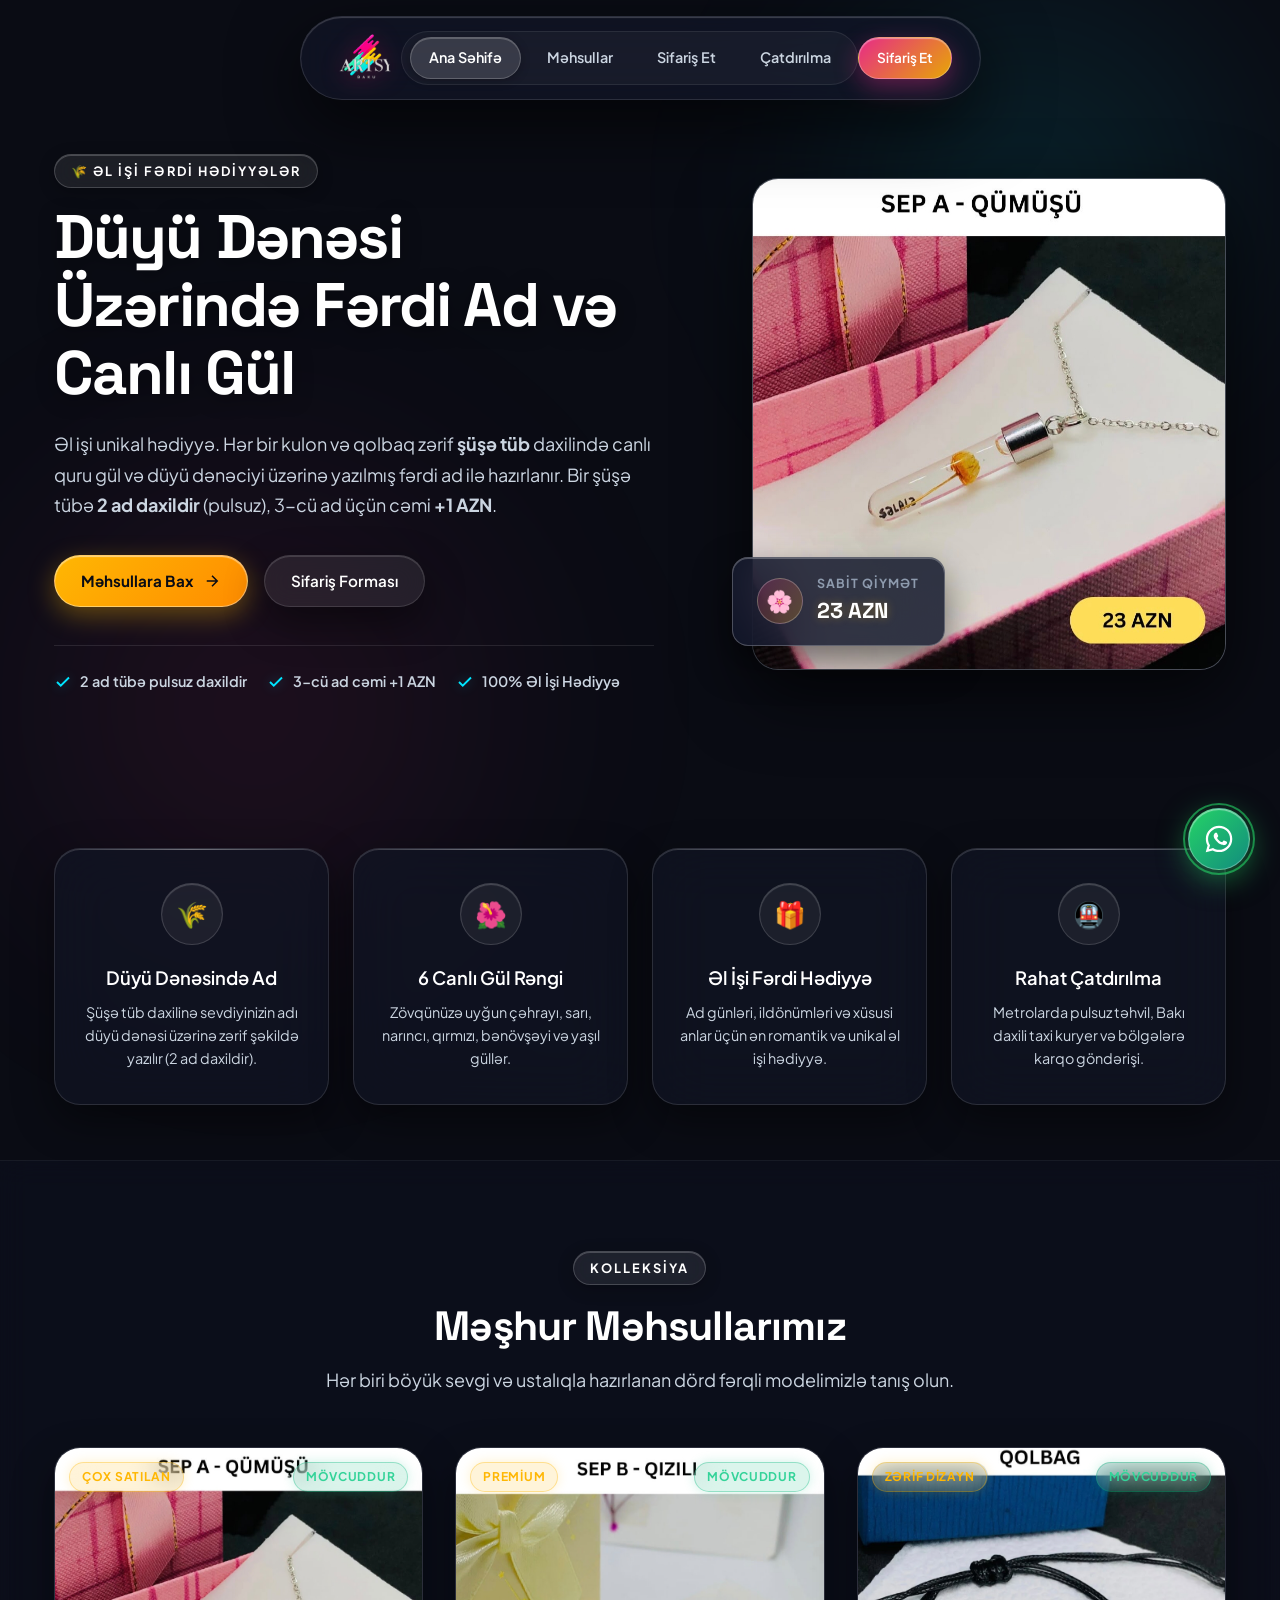
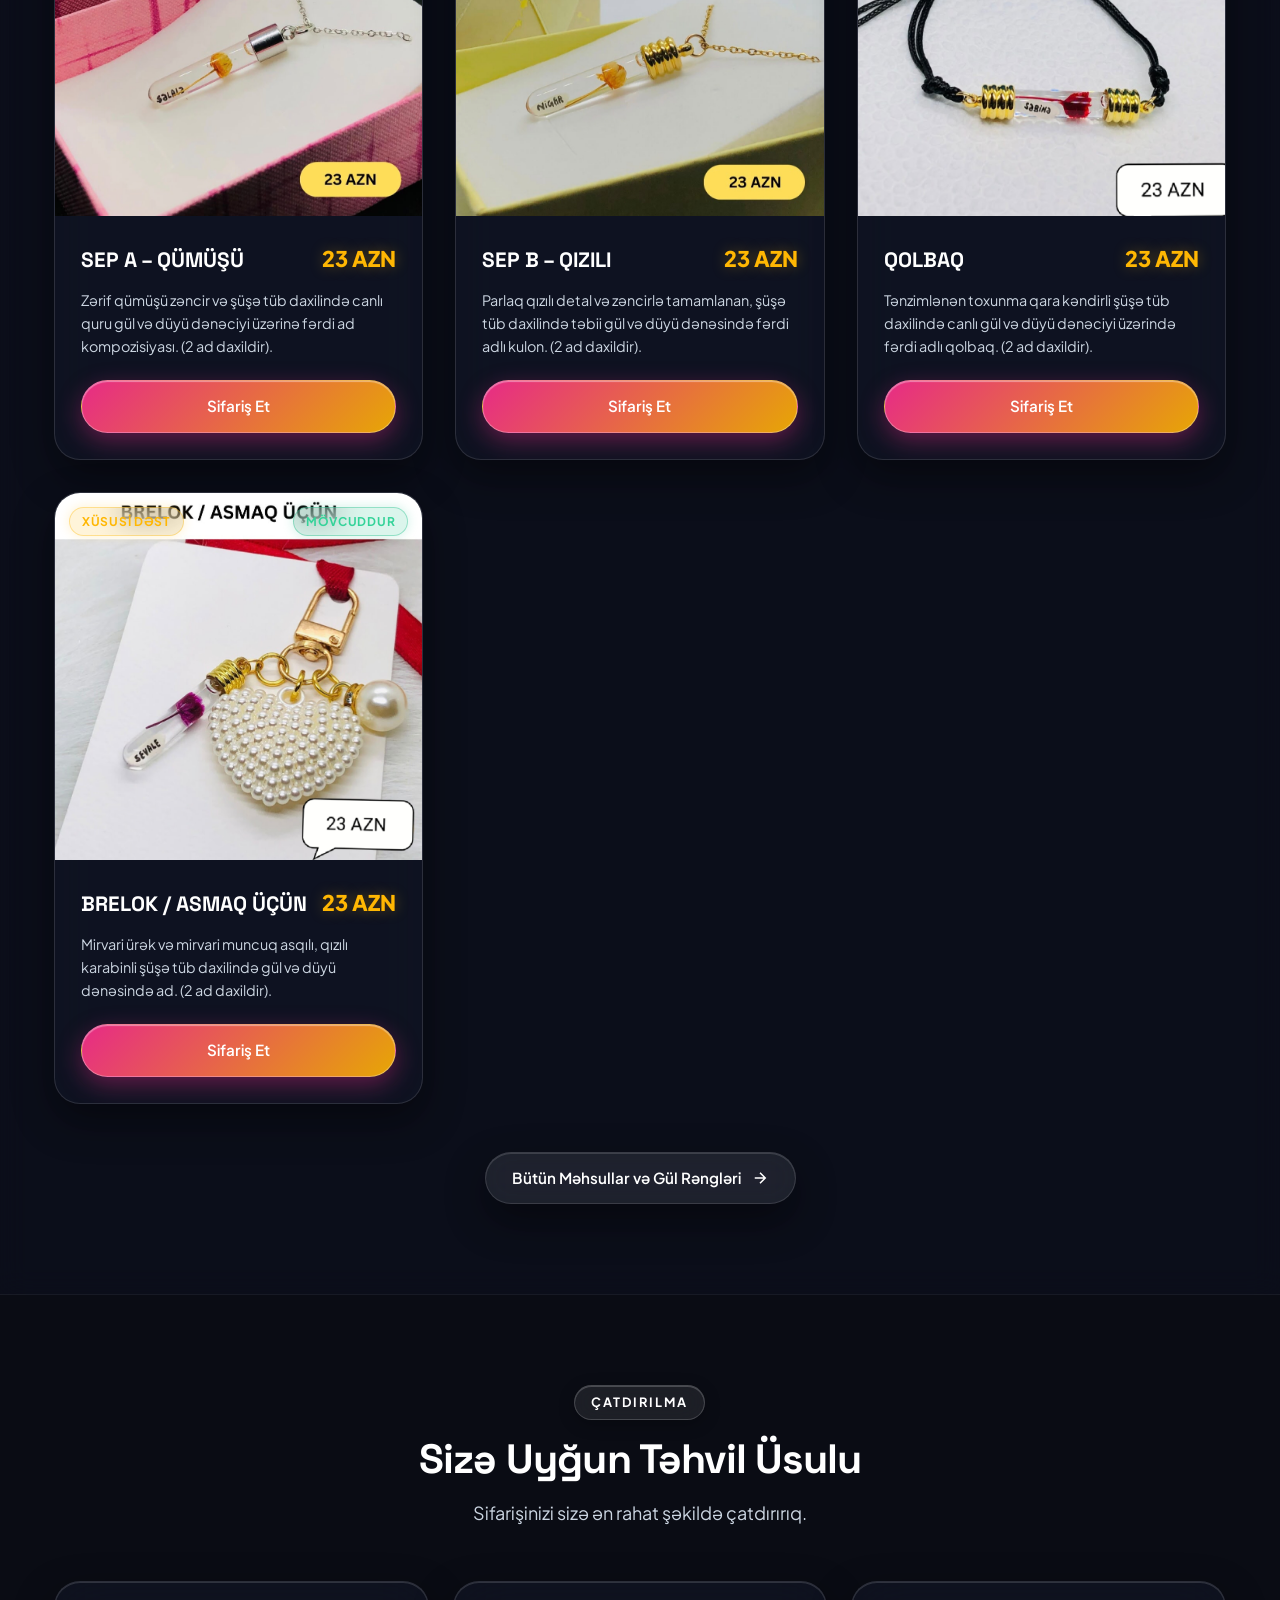
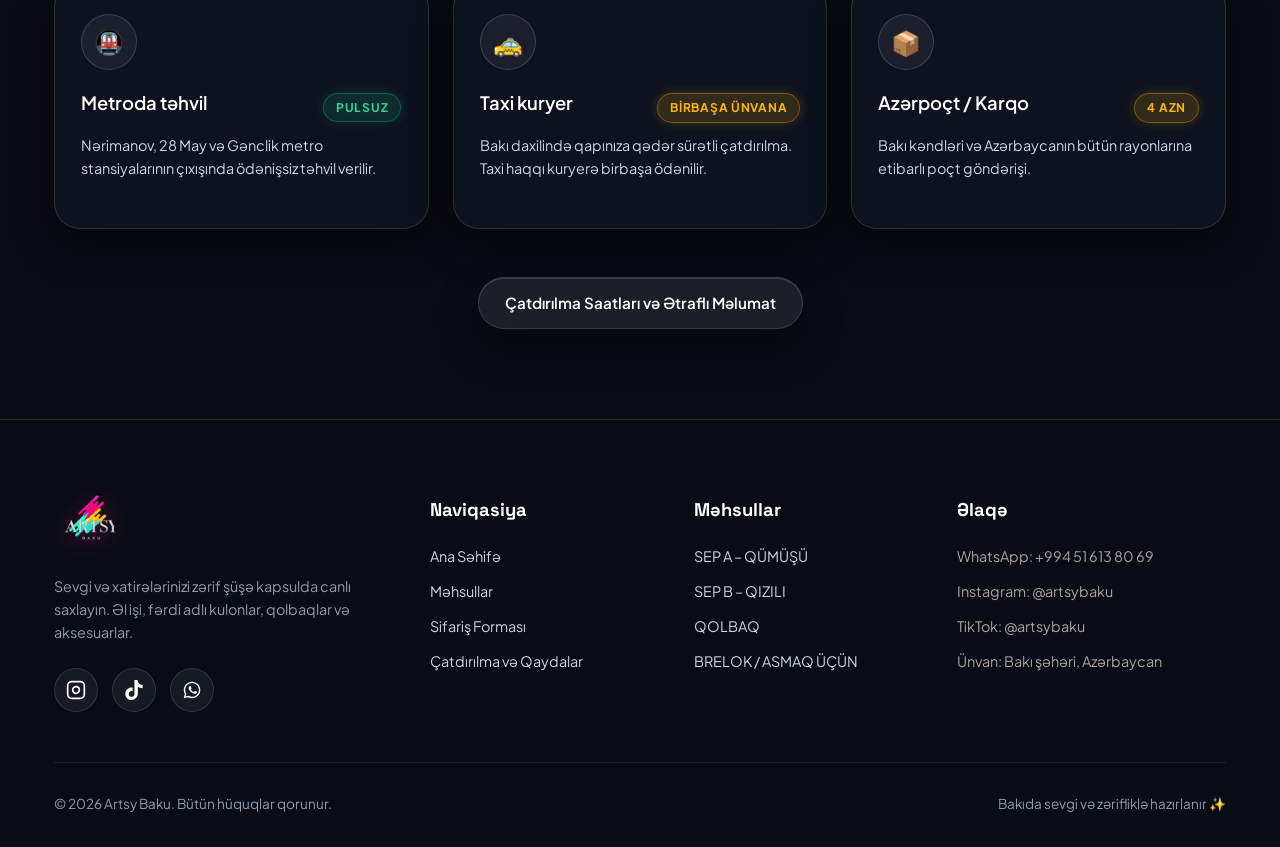
<file: index.html>
<!DOCTYPE html>
<html lang="az">
<head>
  <meta charset="UTF-8">
  <meta name="viewport" content="width=device-width, initial-scale=1.0">
  <title>Artsy Baku — Düyü Dənəsində Fərdi Ad & Canlı Gül Əl İşi Hədiyyələr</title>
  <meta name="description" content="Artsy Baku — Bakıda əl işi fərdi hədiyyələr. Zərif şüşə tüb daxilində canlı quru gül və düyü dənəsi üzərinə yazılan fərdi ad ilə kulonlar, qolbaqlar və breloklar. WhatsApp ilə sürətli sifariş.">
  <meta name="keywords" content="artsy baku, duyu denesinde ad, el isi hediyye baki, adli sep, adli qolbaq, canli gul sep, hediyye baki, suse tub, brelok">
  
  <!-- Open Graph / Meta -->
  <meta property="og:type" content="website">
  <meta property="og:title" content="Artsy Baku — Düyü Dənəsində Fərdi Ad & Canlı Gül Əl İşi Hədiyyələr">
  <meta property="og:description" content="Sevginizi və xatirələrinizi zərif şüşə tüb daxilində canlı saxlayın. Əl işi fərdi hədiyyələr.">
  <meta property="og:image" content="assets/images/products/sep-a.jpg">
  
  <link rel="icon" type="image/svg+xml" href="assets/icons/favicon.svg">
  
  <!-- Stiplər -->
  <link rel="stylesheet" href="css/style.css">
  <link rel="stylesheet" href="css/components.css">
  <link rel="stylesheet" href="css/responsive.css">
</head>
<body>

  <!-- ==================== HEADER ==================== -->
  <header class="site-header">
    <div class="container header-inner">
      <a href="index.html" class="brand-logo" aria-label="Artsy Baku Ana Səhifə">
        <img src="assets/images/branding/logo.png" alt="Artsy Baku" class="brand-logo-img" onerror="this.style.display='none'; this.nextElementSibling.style.display='flex';">
        <span class="brand-logo-fallback" style="display: none;">
          <span class="logo-serif">Artsy</span>
          <span class="logo-accent">Baku</span>
        </span>
      </a>

      <nav class="nav-menu" aria-label="Əsas Menyu">
        <a href="index.html" class="nav-link active">Ana Səhifə</a>
        <a href="products.html" class="nav-link">Məhsullar</a>
        <a href="order.html" class="nav-link">Sifariş Et</a>
        <a href="delivery.html" class="nav-link">Çatdırılma</a>
      </nav>

      <div class="header-actions">
        <a href="order.html" class="btn btn-primary btn-sm">Sifariş Et</a>
        <button class="mobile-nav-toggle" aria-label="Menyunu aç/bağla">
          <span></span>
          <span></span>
          <span></span>
        </button>
      </div>
    </div>
  </header>

  <!-- Mobil Menyu Pərdəsi -->
  <div class="mobile-menu-overlay"></div>
  <aside class="mobile-menu-drawer">
    <div>
      <a href="index.html" class="brand-logo" style="margin-bottom: 28px;">
        <img src="assets/images/branding/logo.png" alt="Artsy Baku" class="brand-logo-img" onerror="this.style.display='none'; this.nextElementSibling.style.display='flex';">
        <span class="brand-logo-fallback" style="display: none;">
          <span class="logo-serif">Artsy</span>
          <span class="logo-accent">Baku</span>
        </span>
      </a>
      <nav class="mobile-nav-links">
        <a href="index.html" class="nav-link active">Ana Səhifə</a>
        <a href="products.html" class="nav-link">Məhsullar</a>
        <a href="order.html" class="nav-link">Sifariş Et</a>
        <a href="delivery.html" class="nav-link">Çatdırılma</a>
      </nav>
    </div>
    <div>
      <a href="order.html" class="btn btn-primary btn-block" style="margin-bottom: 12px;">Birbaşa Sifariş Et</a>
      <a href="#" target="_blank" rel="noopener" data-business="whatsapp-link" class="btn btn-whatsapp btn-block">WhatsApp ilə Əlaqə</a>
    </div>
  </aside>

  <!-- ==================== HERO BÖLMƏSİ ==================== -->
  <section class="hero-section">
    <div class="container hero-grid">
      <div class="hero-content">
        <span class="section-tag">🌾 Əl İşi Fərdi Hədiyyələr</span>
        <h1 class="heading-xl">Düyü Dənəsi Üzərində Fərdi Ad və Canlı Gül</h1>
        <p class="text-lead">
          Əl işi unikal hədiyyə. Hər bir kulon və qolbaq zərif <strong>şüşə tüb</strong> daxilində canlı quru gül və düyü dənəciyi üzərinə yazılmış fərdi ad ilə hazırlanır. Bir şüşə tübə <strong>2 ad daxildir</strong> (pulsuz), 3-cü ad üçün cəmi <strong>+1 AZN</strong>.
        </p>

        <div class="hero-buttons">
          <a href="products.html" class="btn btn-gold">
            <span>Məhsullara Bax</span>
            <svg width="18" height="18" viewBox="0 0 24 24" fill="none" stroke="currentColor" stroke-width="2">
              <path d="M5 12h14M12 5l7 7-7 7"/>
            </svg>
          </a>
          <a href="order.html" class="btn btn-secondary">
            <span>Sifariş Forması</span>
          </a>
        </div>

        <div class="hero-features-list">
          <div class="hero-feature-item">
            <svg width="18" height="18" viewBox="0 0 24 24" fill="none" stroke="currentColor" stroke-width="2.5"><polyline points="20 6 9 17 4 12"/></svg>
            <span>2 ad tübə pulsuz daxildir</span>
          </div>
          <div class="hero-feature-item">
            <svg width="18" height="18" viewBox="0 0 24 24" fill="none" stroke="currentColor" stroke-width="2.5"><polyline points="20 6 9 17 4 12"/></svg>
            <span>3-cü ad cəmi +1 AZN</span>
          </div>
          <div class="hero-feature-item">
            <svg width="18" height="18" viewBox="0 0 24 24" fill="none" stroke="currentColor" stroke-width="2.5"><polyline points="20 6 9 17 4 12"/></svg>
            <span>100% Əl İşi Hədiyyə</span>
          </div>
        </div>
      </div>

      <div class="hero-visual">
        <div class="hero-image-card">
          <img src="assets/images/products/sep-a.jpg" alt="Artsy Baku Canlı Gül Aksesuarı">
        </div>
        <div class="hero-floating-badge">
          <div class="badge-icon-box">🌸</div>
          <div>
            <div class="badge-title">Sabit Qiymət</div>
            <div class="badge-value">23 AZN</div>
          </div>
        </div>
      </div>
    </div>
  </section>

  <!-- ==================== ÜSTÜNLÜKLƏR ==================== -->
  <section class="section section-sm bg-white">
    <div class="container">
      <div class="features-grid">
        <div class="feature-box">
          <div class="feature-icon-wrapper">🌾</div>
          <h3 class="heading-sm">Düyü Dənəsində Ad</h3>
          <p>Şüşə tüb daxilinə sevdiyinizin adı düyü dənəsi üzərinə zərif şəkildə yazılır (2 ad daxildir).</p>
        </div>

        <div class="feature-box">
          <div class="feature-icon-wrapper">🌺</div>
          <h3 class="heading-sm">6 Canlı Gül Rəngi</h3>
          <p>Zövqünüzə uyğun çəhrayı, sarı, narıncı, qırmızı, bənövşəyi və yaşıl güllər.</p>
        </div>

        <div class="feature-box">
          <div class="feature-icon-wrapper">🎁</div>
          <h3 class="heading-sm">Əl İşi Fərdi Hədiyyə</h3>
          <p>Ad günləri, ildönümləri və xüsusi anlar üçün ən romantik və unikal əl işi hədiyyə.</p>
        </div>

        <div class="feature-box">
          <div class="feature-icon-wrapper">🚇</div>
          <h3 class="heading-sm">Rahat Çatdırılma</h3>
          <p>Metrolarda pulsuz təhvil, Bakı daxili taxi kuryer və bölgələrə karqo göndərişi.</p>
        </div>
      </div>
    </div>
  </section>

  <!-- ==================== MƏHSUL VİTRİNİ ==================== -->
  <section class="section bg-secondary">
    <div class="container">
      <div class="section-header">
        <span class="section-tag">Kolleksiya</span>
        <h2 class="heading-lg">Məşhur Məhsullarımız</h2>
        <p class="text-lead">Hər biri böyük sevgi və ustalıqla hazırlanan dörd fərqli modelimizlə tanış olun.</p>
      </div>

      <div class="products-grid">
        <!-- Sep A -->
        <article class="product-card">
          <div class="product-image-container">
            <img src="assets/images/products/sep-a.jpg" alt="SEP A – QÜMÜŞÜ">
            <div class="product-badge-overlay"><span class="badge badge-gold">Çox Satılan</span></div>
            <div class="product-availability-tag"><span class="badge badge-green">Mövcuddur</span></div>
          </div>
          <div class="product-content">
            <div class="product-header-row">
              <h3 class="product-title">SEP A – QÜMÜŞÜ</h3>
              <span class="product-price">23 AZN</span>
            </div>
            <p class="product-description">Zərif qümüşü zəncir və şüşə tüb daxilində canlı quru gül və düyü dənəciyi üzərinə fərdi ad kompozisiyası. (2 ad daxildir).</p>
            <div class="product-card-actions">
              <a href="order.html?product=sep-a" class="btn btn-primary btn-block">Sifariş Et</a>
            </div>
          </div>
        </article>

        <!-- Sep B -->
        <article class="product-card">
          <div class="product-image-container">
            <img src="assets/images/products/sep-b.jpg" alt="SEP B – QIZILI">
            <div class="product-badge-overlay"><span class="badge badge-gold">Premium</span></div>
            <div class="product-availability-tag"><span class="badge badge-green">Mövcuddur</span></div>
          </div>
          <div class="product-content">
            <div class="product-header-row">
              <h3 class="product-title">SEP B – QIZILI</h3>
              <span class="product-price">23 AZN</span>
            </div>
            <p class="product-description">Parlaq qızılı detal və zəncirlə tamamlanan, şüşə tüb daxilində təbii gül və düyü dənəsində fərdi adlı kulon. (2 ad daxildir).</p>
            <div class="product-card-actions">
              <a href="order.html?product=sep-b" class="btn btn-primary btn-block">Sifariş Et</a>
            </div>
          </div>
        </article>

        <!-- Qolbaq -->
        <article class="product-card">
          <div class="product-image-container">
            <img src="assets/images/products/qolbag.jpg" alt="QOLBAQ">
            <div class="product-badge-overlay"><span class="badge badge-gold">Zərif Dizayn</span></div>
            <div class="product-availability-tag"><span class="badge badge-green">Mövcuddur</span></div>
          </div>
          <div class="product-content">
            <div class="product-header-row">
              <h3 class="product-title">QOLBAQ</h3>
              <span class="product-price">23 AZN</span>
            </div>
            <p class="product-description">Tənzimlənən toxunma qara kəndirli şüşə tüb daxilində canlı gül və düyü dənəciyi üzərində fərdi adlı qolbaq. (2 ad daxildir).</p>
            <div class="product-card-actions">
              <a href="order.html?product=qolbag" class="btn btn-primary btn-block">Sifariş Et</a>
            </div>
          </div>
        </article>

        <!-- Brelok -->
        <article class="product-card">
          <div class="product-image-container">
            <img src="assets/images/products/brelok.jpg" alt="BRELOK / ASMAQ ÜÇÜN">
            <div class="product-badge-overlay"><span class="badge badge-gold">Xüsusi Dəst</span></div>
            <div class="product-availability-tag"><span class="badge badge-green">Mövcuddur</span></div>
          </div>
          <div class="product-content">
            <div class="product-header-row">
              <h3 class="product-title">BRELOK / ASMAQ ÜÇÜN</h3>
              <span class="product-price">23 AZN</span>
            </div>
            <p class="product-description">Mirvari ürək və mirvari muncuq asqılı, qızılı karabinli şüşə tüb daxilində gül və düyü dənəsində ad. (2 ad daxildir).</p>
            <div class="product-card-actions">
              <a href="order.html?product=brelok" class="btn btn-primary btn-block">Sifariş Et</a>
            </div>
          </div>
        </article>
      </div>

      <div style="text-align: center; margin-top: 48px;">
        <a href="products.html" class="btn btn-secondary">
          <span>Bütün Məhsullar və Gül Rəngləri</span>
          <svg width="18" height="18" viewBox="0 0 24 24" fill="none" stroke="currentColor" stroke-width="2">
            <path d="M5 12h14M12 5l7 7-7 7"/>
          </svg>
        </a>
      </div>
    </div>
  </section>

  <!-- ==================== ÇATDIRILMA XÜLASƏSİ ==================== -->
  <section class="section bg-white">
    <div class="container">
      <div class="section-header">
        <span class="section-tag">Çatdırılma</span>
        <h2 class="heading-lg">Sizə Uyğun Təhvil Üsulu</h2>
        <p class="text-lead">Sifarişinizi sizə ən rahat şəkildə çatdırırıq.</p>
      </div>

      <div class="delivery-details-grid">
        <div class="delivery-method-box">
          <div class="method-icon">🚇</div>
          <div style="display: flex; justify-content: space-between; align-items: center; margin-bottom: 8px;">
            <h3 class="heading-sm">Metroda təhvil</h3>
            <span class="badge badge-green">PULSUZ</span>
          </div>
          <p>Nərimanov, 28 May və Gənclik metro stansiyalarının çıxışında ödənişsiz təhvil verilir.</p>
        </div>

        <div class="delivery-method-box">
          <div class="method-icon">🚕</div>
          <div style="display: flex; justify-content: space-between; align-items: center; margin-bottom: 8px;">
            <h3 class="heading-sm">Taxi kuryer</h3>
            <span class="badge badge-gold">Birbaşa Ünvana</span>
          </div>
          <p>Bakı daxilində qapınıza qədər sürətli çatdırılma. Taxi haqqı kuryerə birbaşa ödənilir.</p>
        </div>

        <div class="delivery-method-box">
          <div class="method-icon">📦</div>
          <div style="display: flex; justify-content: space-between; align-items: center; margin-bottom: 8px;">
            <h3 class="heading-sm">Azərpoçt / Karqo</h3>
            <span class="badge badge-gold">4 AZN</span>
          </div>
          <p>Bakı kəndləri və Azərbaycanın bütün rayonlarına etibarlı poçt göndərişi.</p>
        </div>
      </div>

      <div style="text-align: center;">
        <a href="delivery.html" class="btn btn-secondary">Çatdırılma Saatları və Ətraflı Məlumat</a>
      </div>
    </div>
  </section>

  <!-- ==================== FOOTER ==================== -->
  <footer class="site-footer">
    <div class="container">
      <div class="footer-grid">
        <div class="footer-brand">
          <a href="index.html" class="brand-logo" style="margin-bottom: 14px;">
            <img src="assets/images/branding/logo.png" alt="Artsy Baku" class="brand-logo-img" onerror="this.style.display='none'; this.nextElementSibling.style.display='flex';">
            <span class="brand-logo-fallback" style="display: none;">
              <span class="logo-serif">Artsy</span>
              <span class="logo-accent">Baku</span>
            </span>
          </a>
          <p>Sevgi və xatirələrinizi zərif şüşə kapsulda canlı saxlayın. Əl işi, fərdi adlı kulonlar, qolbaqlar və aksesuarlar.</p>
          <div class="footer-social-links">
            <a href="https://www.instagram.com/artsybaku?rpxt=MWowZDJzYm9rZ29ocg==" target="_blank" rel="noopener" data-business="instagram-link" class="social-btn" aria-label="Instagram">
              <svg width="20" height="20" viewBox="0 0 24 24" fill="none" stroke="currentColor" stroke-width="2"><rect x="2" y="2" width="20" height="20" rx="5" ry="5"/><path d="M16 11.37A4 4 0 1 1 12.63 8 4 4 0 0 1 16 11.37z"/><line x1="17.5" y1="6.5" x2="17.51" y2="6.5"/></svg>
            </a>
            <a href="https://www.tiktok.com/@artsybaku?_r=1&_t=ZS-9BE5eZiRRq8" target="_blank" rel="noopener" data-business="tiktok-link" class="social-btn" aria-label="TikTok">
              <svg width="20" height="20" viewBox="0 0 24 24" fill="currentColor"><path d="M12.525.02c1.31-.02 2.61-.01 3.91-.02.08 1.53.63 3.09 1.75 4.17 1.12 1.11 2.7 1.62 4.24 1.79v4.03c-1.44-.05-2.89-.35-4.2-.97-.57-.26-1.1-.59-1.62-.93-.01 2.92.01 5.84-.02 8.75-.08 1.4-.54 2.79-1.35 3.94-1.31 1.92-3.58 3.17-5.91 3.21-1.43.08-2.86-.31-4.08-1.03-2.02-1.19-3.44-3.37-3.65-5.71-.02-.5-.03-1-.01-1.49.18-1.9 1.12-3.72 2.58-4.96 1.66-1.44 3.98-2.13 6.15-1.72.02 1.48-.04 2.96-.04 4.44-.99-.32-2.15-.23-3.02.37-.63.41-1.11 1.04-1.36 1.75-.21.51-.24 1.07-.14 1.61.24 1.64 1.82 3.02 3.5 2.87 1.12-.01 2.19-.66 2.77-1.61.19-.33.4-.67.41-1.06.1-1.79.06-3.57.07-5.36.01-4.03-.01-8.05.02-12.07z"/></svg>
            </a>
            <a href="https://wa.me/994516138069" target="_blank" rel="noopener" data-business="whatsapp-link" class="social-btn" aria-label="WhatsApp">
              <svg width="20" height="20" viewBox="0 0 24 24" fill="currentColor"><path d="M12.04 2C6.58 2 2.13 6.45 2.13 11.91C2.13 13.66 2.59 15.36 3.45 16.86L2.05 22L7.3 20.62C8.75 21.41 10.38 21.83 12.04 21.83C17.5 21.83 21.95 17.38 21.95 11.92C21.95 9.27 20.92 6.78 19.05 4.91C17.18 3.03 14.69 2 12.04 2M12.05 3.67C14.25 3.67 16.31 4.53 17.87 6.09C19.42 7.65 20.28 9.72 20.28 11.92C20.28 16.46 16.58 20.15 12.04 20.15C10.56 20.15 9.11 19.76 7.85 19.01L7.55 18.83L4.43 19.65L5.26 16.61L5.06 16.29C4.24 14.99 3.81 13.47 3.81 11.91C3.81 7.37 7.5 3.67 12.05 3.67M9.53 7.34C9.36 7.34 9.09 7.4 8.87 7.65C8.65 7.89 8.02 8.48 8.02 9.7C8.02 10.92 8.91 12.09 9.03 12.26C9.16 12.42 10.74 14.99 13.24 15.98C15.32 16.8 15.74 16.64 16.2 16.59C16.65 16.55 17.65 16 17.86 15.42C18.06 14.83 18.06 14.33 18 14.22C17.94 14.12 17.78 14.06 17.53 13.94C17.29 13.82 16.08 13.22 15.86 13.14C15.63 13.06 15.47 13.01 15.3 13.26C15.14 13.5 14.66 14.06 14.52 14.22C14.37 14.38 14.23 14.4 13.98 14.28C13.74 14.16 12.95 13.9 12.01 13.07C11.28 12.42 10.79 11.61 10.65 11.37C10.5 11.12 10.63 10.99 10.76 10.87C10.87 10.76 11.01 10.58 11.13 10.43C11.25 10.29 11.3 10.18 11.38 10.02C11.46 9.85 11.42 9.71 11.36 9.59C11.3 9.47 10.8 8.24 10.59 7.74C10.38 7.26 10.18 7.32 10.02 7.32C9.88 7.32 9.71 7.34 9.53 7.34Z"/></svg>
            </a>
          </div>
        </div>

        <div>
          <h4 class="footer-heading">Naviqasiya</h4>
          <div class="footer-links">
            <a href="index.html">Ana Səhifə</a>
            <a href="products.html">Məhsullar</a>
            <a href="order.html">Sifariş Forması</a>
            <a href="delivery.html">Çatdırılma və Qaydalar</a>
          </div>
        </div>

        <div>
          <h4 class="footer-heading">Məhsullar</h4>
          <div class="footer-links">
            <a href="order.html?product=sep-a">SEP A – QÜMÜŞÜ</a>
            <a href="order.html?product=sep-b">SEP B – QIZILI</a>
            <a href="order.html?product=qolbag">QOLBAQ</a>
            <a href="order.html?product=brelok">BRELOK / ASMAQ ÜÇÜN</a>
          </div>
        </div>

        <div>
          <h4 class="footer-heading">Əlaqə</h4>
          <div class="footer-links">
            <p style="font-size: 0.9rem; color: #AAA399;">WhatsApp: <span data-business="whatsapp-number">+994 51 613 80 69</span></p>
            <p style="font-size: 0.9rem; color: #AAA399;">Instagram: <span data-business="instagram-handle">@artsybaku</span></p>
            <p style="font-size: 0.9rem; color: #AAA399;">TikTok: <span data-business="tiktok-handle">@artsybaku</span></p>
            <p style="font-size: 0.9rem; color: #AAA399;">Ünvan: Bakı şəhəri, Azərbaycan</p>
          </div>
        </div>
      </div>

      <div class="footer-bottom">
        <div>© <span class="current-year">2026</span> Artsy Baku. Bütün hüquqlar qorunur.</div>
        <div>Bakıda sevgi və zərifliklə hazırlanır ✨</div>
      </div>
    </div>
  </footer>

  <!-- ==================== WHATSAPP ÜZƏN DÜYMƏ ==================== -->
  <a href="https://wa.me/994516138069" target="_blank" rel="noopener" data-business="whatsapp-link" class="whatsapp-float-btn" aria-label="WhatsApp ilə birbaşa əlaqə">
    <div class="whatsapp-pulse-ring"></div>
    <svg viewBox="0 0 24 24"><path d="M12.04 2C6.58 2 2.13 6.45 2.13 11.91C2.13 13.66 2.59 15.36 3.45 16.86L2.05 22L7.3 20.62C8.75 21.41 10.38 21.83 12.04 21.83C17.5 21.83 21.95 17.38 21.95 11.92C21.95 9.27 20.92 6.78 19.05 4.91C17.18 3.03 14.69 2 12.04 2M12.05 3.67C14.25 3.67 16.31 4.53 17.87 6.09C19.42 7.65 20.28 9.72 20.28 11.92C20.28 16.46 16.58 20.15 12.04 20.15C10.56 20.15 9.11 19.76 7.85 19.01L7.55 18.83L4.43 19.65L5.26 16.61L5.06 16.29C4.24 14.99 3.81 13.47 3.81 11.91C3.81 7.37 7.5 3.67 12.05 3.67M9.53 7.34C9.36 7.34 9.09 7.4 8.87 7.65C8.65 7.89 8.02 8.48 8.02 9.7C8.02 10.92 8.91 12.09 9.03 12.26C9.16 12.42 10.74 14.99 13.24 15.98C15.32 16.8 15.74 16.64 16.2 16.59C16.65 16.55 17.65 16 17.86 15.42C18.06 14.83 18.06 14.33 18 14.22C17.94 14.12 17.78 14.06 17.53 13.94C17.29 13.82 16.08 13.22 15.86 13.14C15.63 13.06 15.47 13.01 15.3 13.26C15.14 13.5 14.66 14.06 14.52 14.22C14.37 14.38 14.23 14.4 13.98 14.28C13.74 14.16 12.95 13.9 12.01 13.07C11.28 12.42 10.79 11.61 10.65 11.37C10.5 11.12 10.63 10.99 10.76 10.87C10.87 10.76 11.01 10.58 11.13 10.43C11.25 10.29 11.3 10.18 11.38 10.02C11.46 9.85 11.42 9.71 11.36 9.59C11.3 9.47 10.8 8.24 10.59 7.74C10.38 7.26 10.18 7.32 10.02 7.32C9.88 7.32 9.71 7.34 9.53 7.34Z"/></svg>
  </a>

  <!-- Skriptlər -->
  <script src="js/config.js"></script>
  <script src="js/main.js"></script>
</body>
</html>
</file>
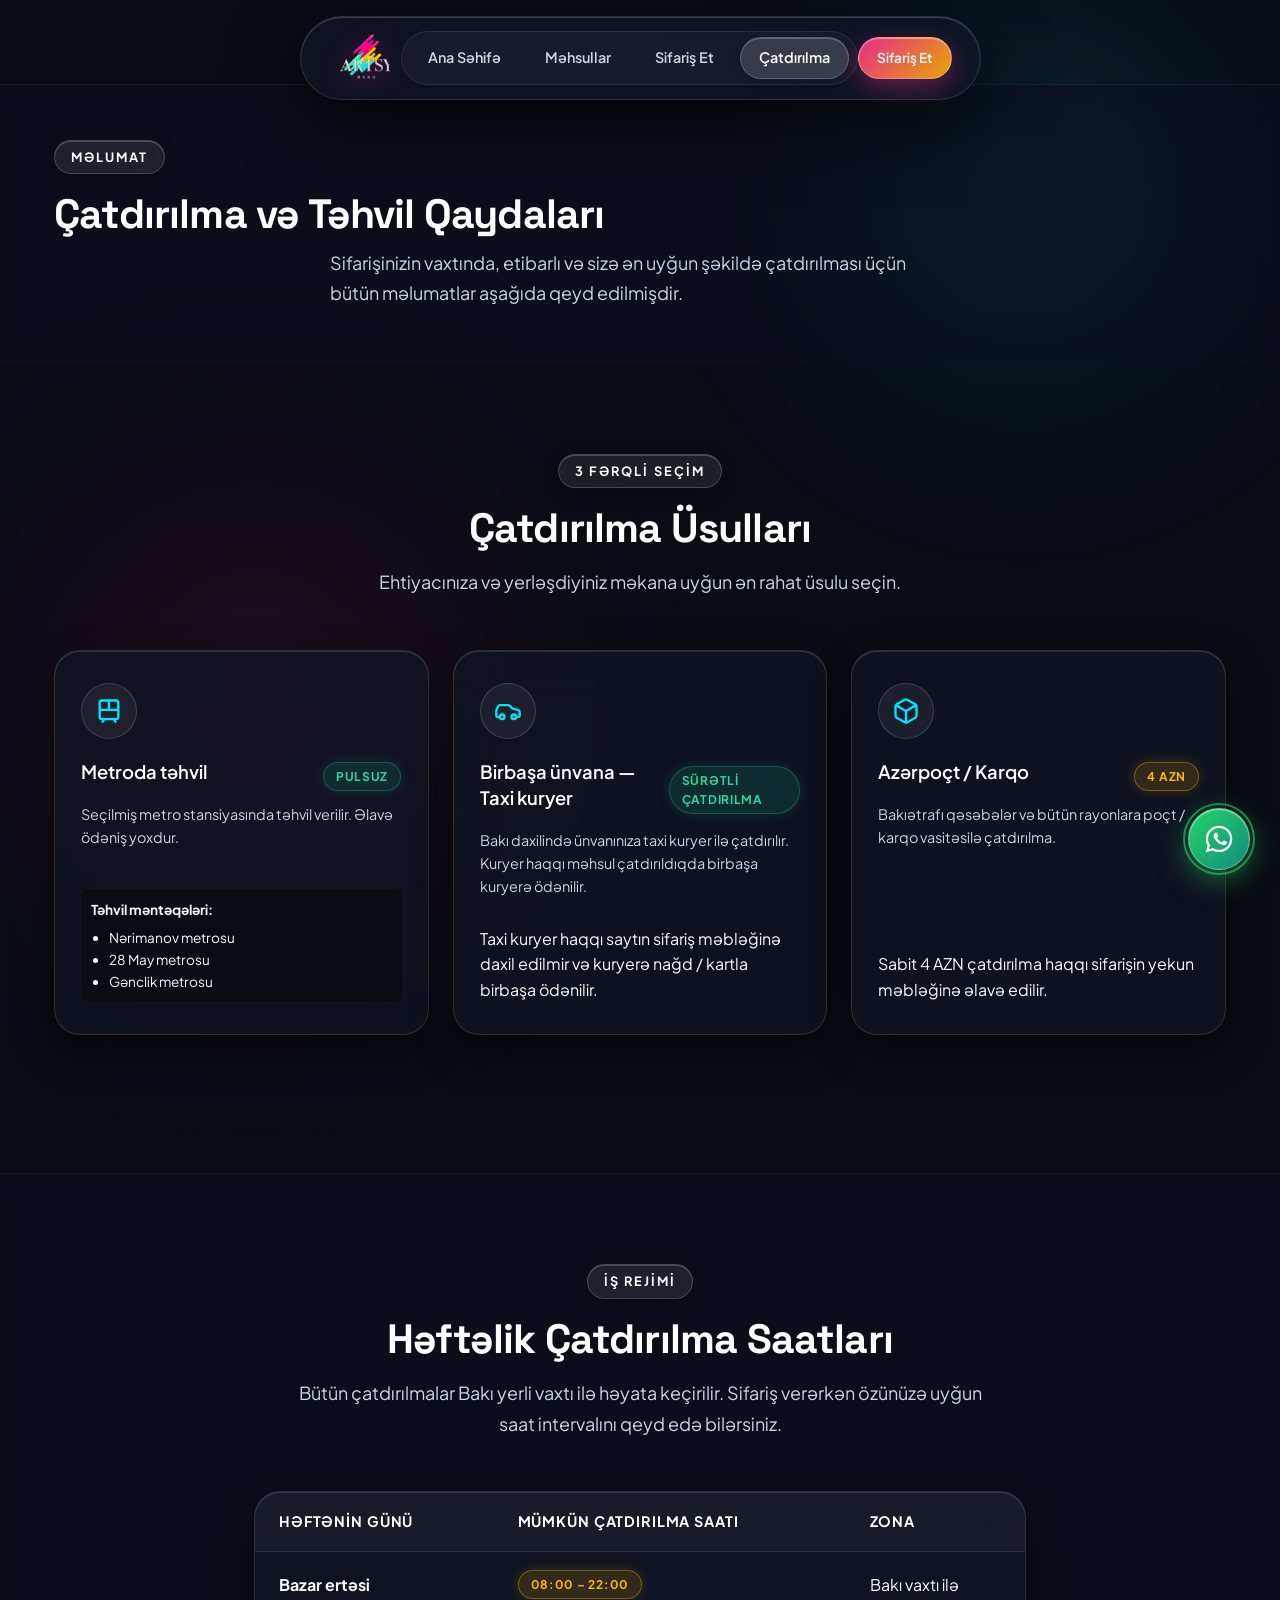
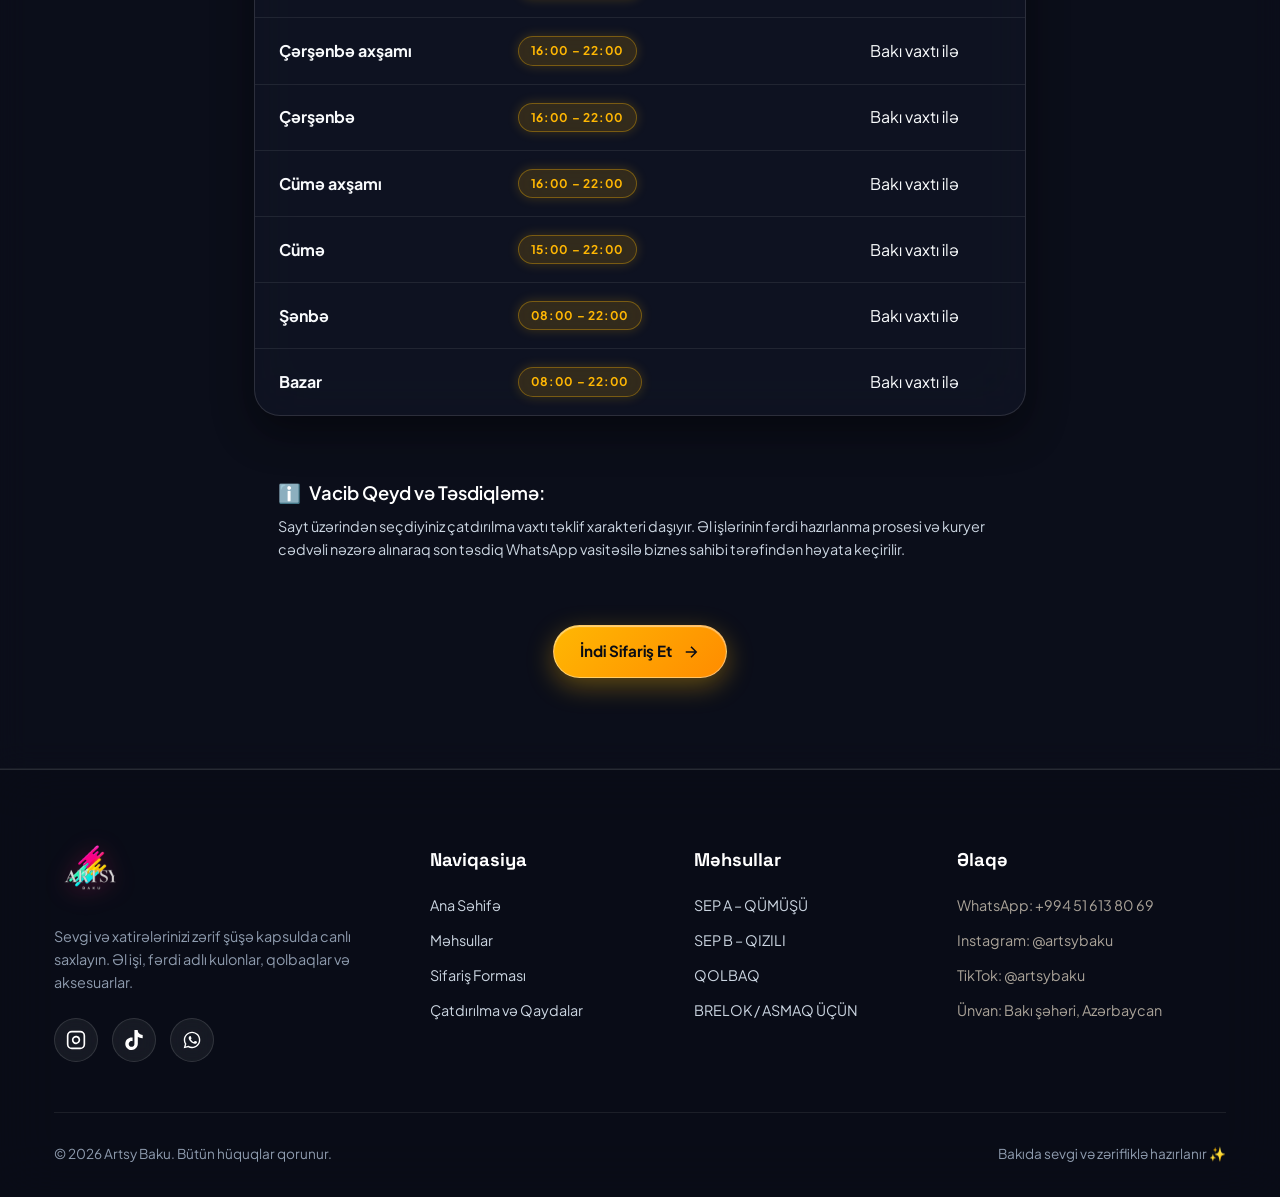
<file: delivery.html>
<!DOCTYPE html>
<html lang="az">
<head>
  <meta charset="UTF-8">
  <meta name="viewport" content="width=device-width, initial-scale=1.0">
  <title>Çatdırılma və Qaydalar — Artsy Baku</title>
  <meta name="description" content="Artsy Baku çatdırılma üsulları, qiymətləri və həftəlik çatdırılma saatları. Metroda pulsuz təhvil, taxi kuryer və Azərpoçt/Karqo məlumatları.">
  <meta property="og:title" content="Çatdırılma və Qaydalar — Artsy Baku">
  <meta property="og:description" content="Metrolarda pulsuz təhvil, Bakı daxili taxi kuryer və Azərpoçt/Karqo ilə çatdırılma şərtləri.">
  <meta property="og:image" content="assets/images/products/sep-a.jpg">
  
  <link rel="icon" type="image/svg+xml" href="assets/icons/favicon.svg">
  
  <!-- Stillər -->
  <link rel="stylesheet" href="css/style.css">
  <link rel="stylesheet" href="css/components.css">
  <link rel="stylesheet" href="css/responsive.css">
</head>
<body>

  <!-- ==================== HEADER ==================== -->
  <header class="site-header">
    <div class="container header-inner">
      <a href="index.html" class="brand-logo" aria-label="Artsy Baku Ana Səhifə">
        <img src="assets/images/branding/logo.png" alt="Artsy Baku" class="brand-logo-img" onerror="this.style.display='none'; this.nextElementSibling.style.display='flex';">
        <span class="brand-logo-fallback" style="display: none;">
          <span class="logo-serif">Artsy</span>
          <span class="logo-accent">Baku</span>
        </span>
      </a>

      <nav class="nav-menu" aria-label="Əsas Menyu">
        <a href="index.html" class="nav-link">Ana Səhifə</a>
        <a href="products.html" class="nav-link">Məhsullar</a>
        <a href="order.html" class="nav-link">Sifariş Et</a>
        <a href="delivery.html" class="nav-link active">Çatdırılma</a>
      </nav>

      <div class="header-actions">
        <a href="order.html" class="btn btn-primary btn-sm">Sifariş Et</a>
        <button class="mobile-nav-toggle" aria-label="Menyunu aç/bağla">
          <span></span>
          <span></span>
          <span></span>
        </button>
      </div>
    </div>
  </header>

  <!-- Mobil Menyu Pərdəsi -->
  <div class="mobile-menu-overlay"></div>
  <aside class="mobile-menu-drawer">
    <div>
      <a href="index.html" class="brand-logo" style="margin-bottom: 28px;">
        <img src="assets/images/branding/logo.png" alt="Artsy Baku" class="brand-logo-img" onerror="this.style.display='none'; this.nextElementSibling.style.display='flex';">
        <span class="brand-logo-fallback" style="display: none;">
          <span class="logo-serif">Artsy</span>
          <span class="logo-accent">Baku</span>
        </span>
      </a>
      <nav class="mobile-nav-links">
        <a href="index.html" class="nav-link">Ana Səhifə</a>
        <a href="products.html" class="nav-link">Məhsullar</a>
        <a href="order.html" class="nav-link">Sifariş Et</a>
        <a href="delivery.html" class="nav-link active">Çatdırılma</a>
      </nav>
    </div>
    <div>
      <a href="order.html" class="btn btn-primary btn-block" style="margin-bottom: 12px;">Birbaşa Sifariş Et</a>
      <a href="#" target="_blank" rel="noopener" data-business="whatsapp-link" class="btn btn-whatsapp btn-block">WhatsApp ilə Əlaqə</a>
    </div>
  </aside>

  <!-- ==================== SƏHİFƏ BAŞLIĞI ==================== -->
  <section class="section-sm bg-secondary" style="border-bottom: 1px solid var(--border-color);">
    <div class="container text-center">
      <span class="section-tag">Məlumat</span>
      <h1 class="heading-lg" style="margin-bottom: 8px;">Çatdırılma və Təhvil Qaydaları</h1>
      <p class="text-lead" style="max-width: 620px; margin: 0 auto;">
        Sifarişinizin vaxtında, etibarlı və sizə ən uyğun şəkildə çatdırılması üçün bütün məlumatlar aşağıda qeyd edilmişdir.
      </p>
    </div>
  </section>

  <!-- ==================== ÇATDIRILMA ÜSULLARI KARTLARI ==================== -->
  <section class="section bg-white">
    <div class="container">
      <div class="section-header">
        <span class="section-tag">3 Fərqli Seçim</span>
        <h2 class="heading-lg">Çatdırılma Üsulları</h2>
        <p class="text-lead">Ehtiyacınıza və yerləşdiyiniz məkana uyğun ən rahat üsulu seçin.</p>
      </div>

      <div class="delivery-details-grid" id="deliveryMethodsCards">
        <!-- js/delivery.js tərəfindən delivery.json-dan doldurulur -->
      </div>
    </div>
  </section>

  <!-- ==================== ÇATDIRILMA SAATLARI CƏDVƏLİ ==================== -->
  <section class="section bg-secondary">
    <div class="container" style="max-width: 820px;">
      <div class="section-header">
        <span class="section-tag">İş Rejimi</span>
        <h2 class="heading-lg">Həftəlik Çatdırılma Saatları</h2>
        <p class="text-lead">
          Bütün çatdırılmalar Bakı yerli vaxtı ilə həyata keçirilir. Sifariş verərkən özünüzə uyğun saat intervalını qeyd edə bilərsiniz.
        </p>
      </div>

      <div class="schedule-table-card">
        <table class="schedule-table">
          <thead>
            <tr>
              <th>Həftənin Günü</th>
              <th>Mümkün Çatdırılma Saatı</th>
              <th>Zona</th>
            </tr>
          </thead>
          <tbody id="deliveryScheduleBody">
            <!-- js/delivery.js tərəfindən doldurulur -->
          </tbody>
        </table>
      </div>

      <div style="background-color: var(--bg-surface); border: 1px solid var(--border-color); border-radius: var(--radius-md); padding: 24px; margin-top: 24px;">
        <h3 class="heading-sm" style="margin-bottom: 10px; display: flex; align-items: center; gap: 8px;">
          <span>ℹ️</span>
          <span>Vacib Qeyd və Təsdiqləmə:</span>
        </h3>
        <p style="font-size: 0.9rem; color: var(--text-secondary); line-height: 1.6;">
          Sayt üzərindən seçdiyiniz çatdırılma vaxtı təklif xarakteri daşıyır. Əl işlərinin fərdi hazırlanma prosesi və kuryer cədvəli nəzərə alınaraq son təsdiq WhatsApp vasitəsilə biznes sahibi tərəfindən həyata keçirilir.
        </p>
      </div>

      <div style="text-align: center; margin-top: 40px;">
        <a href="order.html" class="btn btn-gold">
          <span>İndi Sifariş Et</span>
          <svg width="18" height="18" viewBox="0 0 24 24" fill="none" stroke="currentColor" stroke-width="2">
            <path d="M5 12h14M12 5l7 7-7 7"/>
          </svg>
        </a>
      </div>
    </div>
  </section>

  <!-- ==================== FOOTER ==================== -->
  <footer class="site-footer">
    <div class="container">
      <div class="footer-grid">
        <div class="footer-brand">
          <a href="index.html" class="brand-logo" style="margin-bottom: 14px;">
            <img src="assets/images/branding/logo.png" alt="Artsy Baku" class="brand-logo-img" onerror="this.style.display='none'; this.nextElementSibling.style.display='flex';">
            <span class="brand-logo-fallback" style="display: none;">
              <span class="logo-serif">Artsy</span>
              <span class="logo-accent">Baku</span>
            </span>
          </a>
          <p>Sevgi və xatirələrinizi zərif şüşə kapsulda canlı saxlayın. Əl işi, fərdi adlı kulonlar, qolbaqlar və aksesuarlar.</p>
          <div class="footer-social-links">
            <a href="https://www.instagram.com/artsybaku?rpxt=MWowZDJzYm9rZ29ocg==" target="_blank" rel="noopener" data-business="instagram-link" class="social-btn" aria-label="Instagram">
              <svg width="20" height="20" viewBox="0 0 24 24" fill="none" stroke="currentColor" stroke-width="2"><rect x="2" y="2" width="20" height="20" rx="5" ry="5"/><path d="M16 11.37A4 4 0 1 1 12.63 8 4 4 0 0 1 16 11.37z"/><line x1="17.5" y1="6.5" x2="17.51" y2="6.5"/></svg>
            </a>
            <a href="https://www.tiktok.com/@artsybaku?_r=1&_t=ZS-9BE5eZiRRq8" target="_blank" rel="noopener" data-business="tiktok-link" class="social-btn" aria-label="TikTok">
              <svg width="20" height="20" viewBox="0 0 24 24" fill="currentColor"><path d="M12.525.02c1.31-.02 2.61-.01 3.91-.02.08 1.53.63 3.09 1.75 4.17 1.12 1.11 2.7 1.62 4.24 1.79v4.03c-1.44-.05-2.89-.35-4.2-.97-.57-.26-1.1-.59-1.62-.93-.01 2.92.01 5.84-.02 8.75-.08 1.4-.54 2.79-1.35 3.94-1.31 1.92-3.58 3.17-5.91 3.21-1.43.08-2.86-.31-4.08-1.03-2.02-1.19-3.44-3.37-3.65-5.71-.02-.5-.03-1-.01-1.49.18-1.9 1.12-3.72 2.58-4.96 1.66-1.44 3.98-2.13 6.15-1.72.02 1.48-.04 2.96-.04 4.44-.99-.32-2.15-.23-3.02.37-.63.41-1.11 1.04-1.36 1.75-.21.51-.24 1.07-.14 1.61.24 1.64 1.82 3.02 3.5 2.87 1.12-.01 2.19-.66 2.77-1.61.19-.33.4-.67.41-1.06.1-1.79.06-3.57.07-5.36.01-4.03-.01-8.05.02-12.07z"/></svg>
            </a>
            <a href="https://wa.me/994516138069" target="_blank" rel="noopener" data-business="whatsapp-link" class="social-btn" aria-label="WhatsApp">
              <svg width="20" height="20" viewBox="0 0 24 24" fill="currentColor"><path d="M12.04 2C6.58 2 2.13 6.45 2.13 11.91C2.13 13.66 2.59 15.36 3.45 16.86L2.05 22L7.3 20.62C8.75 21.41 10.38 21.83 12.04 21.83C17.5 21.83 21.95 17.38 21.95 11.92C21.95 9.27 20.92 6.78 19.05 4.91C17.18 3.03 14.69 2 12.04 2M12.05 3.67C14.25 3.67 16.31 4.53 17.87 6.09C19.42 7.65 20.28 9.72 20.28 11.92C20.28 16.46 16.58 20.15 12.04 20.15C10.56 20.15 9.11 19.76 7.85 19.01L7.55 18.83L4.43 19.65L5.26 16.61L5.06 16.29C4.24 14.99 3.81 13.47 3.81 11.91C3.81 7.37 7.5 3.67 12.05 3.67M9.53 7.34C9.36 7.34 9.09 7.4 8.87 7.65C8.65 7.89 8.02 8.48 8.02 9.7C8.02 10.92 8.91 12.09 9.03 12.26C9.16 12.42 10.74 14.99 13.24 15.98C15.32 16.8 15.74 16.64 16.2 16.59C16.65 16.55 17.65 16 17.86 15.42C18.06 14.83 18.06 14.33 18 14.22C17.94 14.12 17.78 14.06 17.53 13.94C17.29 13.82 16.08 13.22 15.86 13.14C15.63 13.06 15.47 13.01 15.3 13.26C15.14 13.5 14.66 14.06 14.52 14.22C14.37 14.38 14.23 14.4 13.98 14.28C13.74 14.16 12.95 13.9 12.01 13.07C11.28 12.42 10.79 11.61 10.65 11.37C10.5 11.12 10.63 10.99 10.76 10.87C10.87 10.76 11.01 10.58 11.13 10.43C11.25 10.29 11.3 10.18 11.38 10.02C11.46 9.85 11.42 9.71 11.36 9.59C11.3 9.47 10.8 8.24 10.59 7.74C10.38 7.26 10.18 7.32 10.02 7.32C9.88 7.32 9.71 7.34 9.53 7.34Z"/></svg>
            </a>
          </div>
        </div>

        <div>
          <h4 class="footer-heading">Naviqasiya</h4>
          <div class="footer-links">
            <a href="index.html">Ana Səhifə</a>
            <a href="products.html">Məhsullar</a>
            <a href="order.html">Sifariş Forması</a>
            <a href="delivery.html">Çatdırılma və Qaydalar</a>
          </div>
        </div>

        <div>
          <h4 class="footer-heading">Məhsullar</h4>
          <div class="footer-links">
            <a href="order.html?product=sep-a">SEP A – QÜMÜŞÜ</a>
            <a href="order.html?product=sep-b">SEP B – QIZILI</a>
            <a href="order.html?product=qolbag">QOLBAQ</a>
            <a href="order.html?product=brelok">BRELOK / ASMAQ ÜÇÜN</a>
          </div>
        </div>

        <div>
          <h4 class="footer-heading">Əlaqə</h4>
          <div class="footer-links">
            <p style="font-size: 0.9rem; color: #AAA399;">WhatsApp: <span data-business="whatsapp-number">+994 51 613 80 69</span></p>
            <p style="font-size: 0.9rem; color: #AAA399;">Instagram: <span data-business="instagram-handle">@artsybaku</span></p>
            <p style="font-size: 0.9rem; color: #AAA399;">TikTok: <span data-business="tiktok-handle">@artsybaku</span></p>
            <p style="font-size: 0.9rem; color: #AAA399;">Ünvan: Bakı şəhəri, Azərbaycan</p>
          </div>
        </div>
      </div>

      <div class="footer-bottom">
        <div>© <span class="current-year">2026</span> Artsy Baku. Bütün hüquqlar qorunur.</div>
        <div>Bakıda sevgi və zərifliklə hazırlanır ✨</div>
      </div>
    </div>
  </footer>

  <!-- ==================== WHATSAPP ÜZƏN DÜYMƏ ==================== -->
  <a href="https://wa.me/994516138069" target="_blank" rel="noopener" data-business="whatsapp-link" class="whatsapp-float-btn" aria-label="WhatsApp ilə birbaşa əlaqə">
    <div class="whatsapp-pulse-ring"></div>
    <svg viewBox="0 0 24 24"><path d="M12.04 2C6.58 2 2.13 6.45 2.13 11.91C2.13 13.66 2.59 15.36 3.45 16.86L2.05 22L7.3 20.62C8.75 21.41 10.38 21.83 12.04 21.83C17.5 21.83 21.95 17.38 21.95 11.92C21.95 9.27 20.92 6.78 19.05 4.91C17.18 3.03 14.69 2 12.04 2M12.05 3.67C14.25 3.67 16.31 4.53 17.87 6.09C19.42 7.65 20.28 9.72 20.28 11.92C20.28 16.46 16.58 20.15 12.04 20.15C10.56 20.15 9.11 19.76 7.85 19.01L7.55 18.83L4.43 19.65L5.26 16.61L5.06 16.29C4.24 14.99 3.81 13.47 3.81 11.91C3.81 7.37 7.5 3.67 12.05 3.67M9.53 7.34C9.36 7.34 9.09 7.4 8.87 7.65C8.65 7.89 8.02 8.48 8.02 9.7C8.02 10.92 8.91 12.09 9.03 12.26C9.16 12.42 10.74 14.99 13.24 15.98C15.32 16.8 15.74 16.64 16.2 16.59C16.65 16.55 17.65 16 17.86 15.42C18.06 14.83 18.06 14.33 18 14.22C17.94 14.12 17.78 14.06 17.53 13.94C17.29 13.82 16.08 13.22 15.86 13.14C15.63 13.06 15.47 13.01 15.3 13.26C15.14 13.5 14.66 14.06 14.52 14.22C14.37 14.38 14.23 14.4 13.98 14.28C13.74 14.16 12.95 13.9 12.01 13.07C11.28 12.42 10.79 11.61 10.65 11.37C10.5 11.12 10.63 10.99 10.76 10.87C10.87 10.76 11.01 10.58 11.13 10.43C11.25 10.29 11.3 10.18 11.38 10.02C11.46 9.85 11.42 9.71 11.36 9.59C11.3 9.47 10.8 8.24 10.59 7.74C10.38 7.26 10.18 7.32 10.02 7.32C9.88 7.32 9.71 7.34 9.53 7.34Z"/></svg>
  </a>

  <!-- Skriptlər -->
  <script src="js/config.js"></script>
  <script src="js/main.js"></script>
  <script src="js/delivery.js"></script>
</body>
</html>
</file>
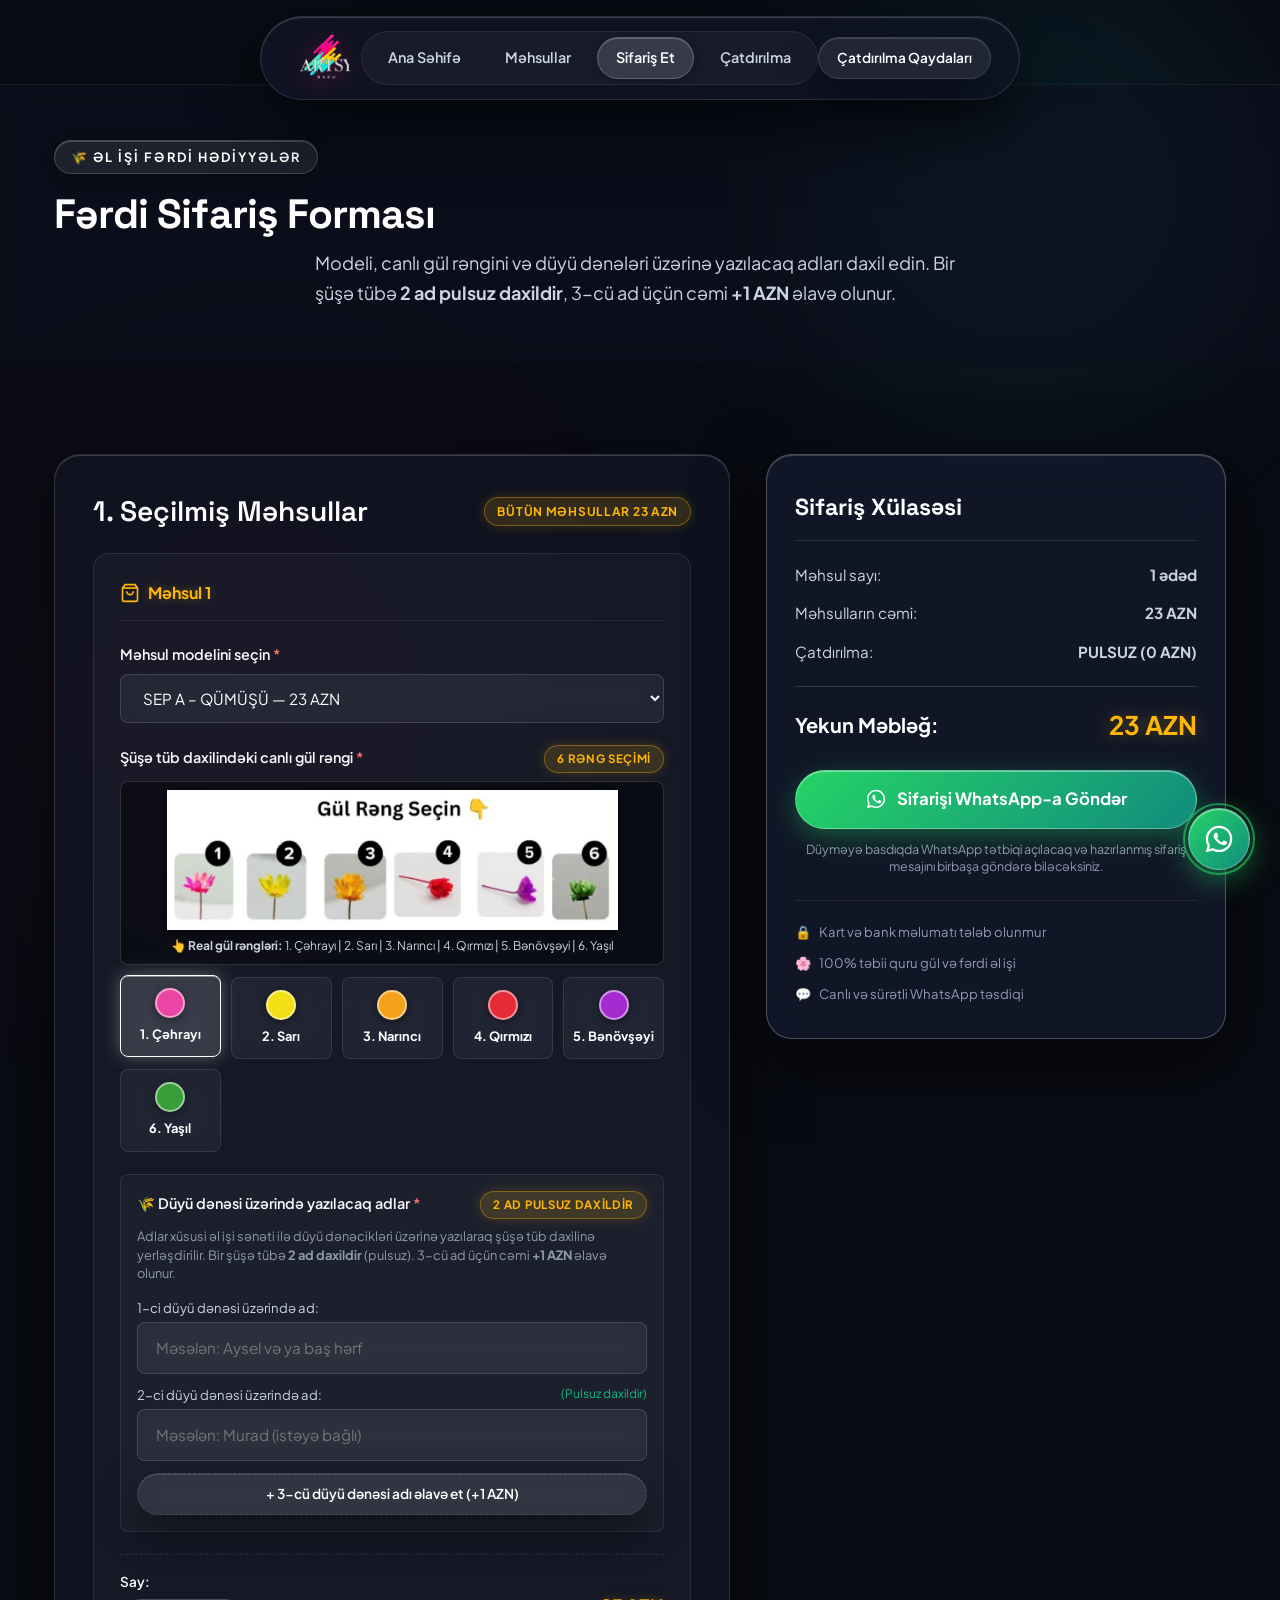
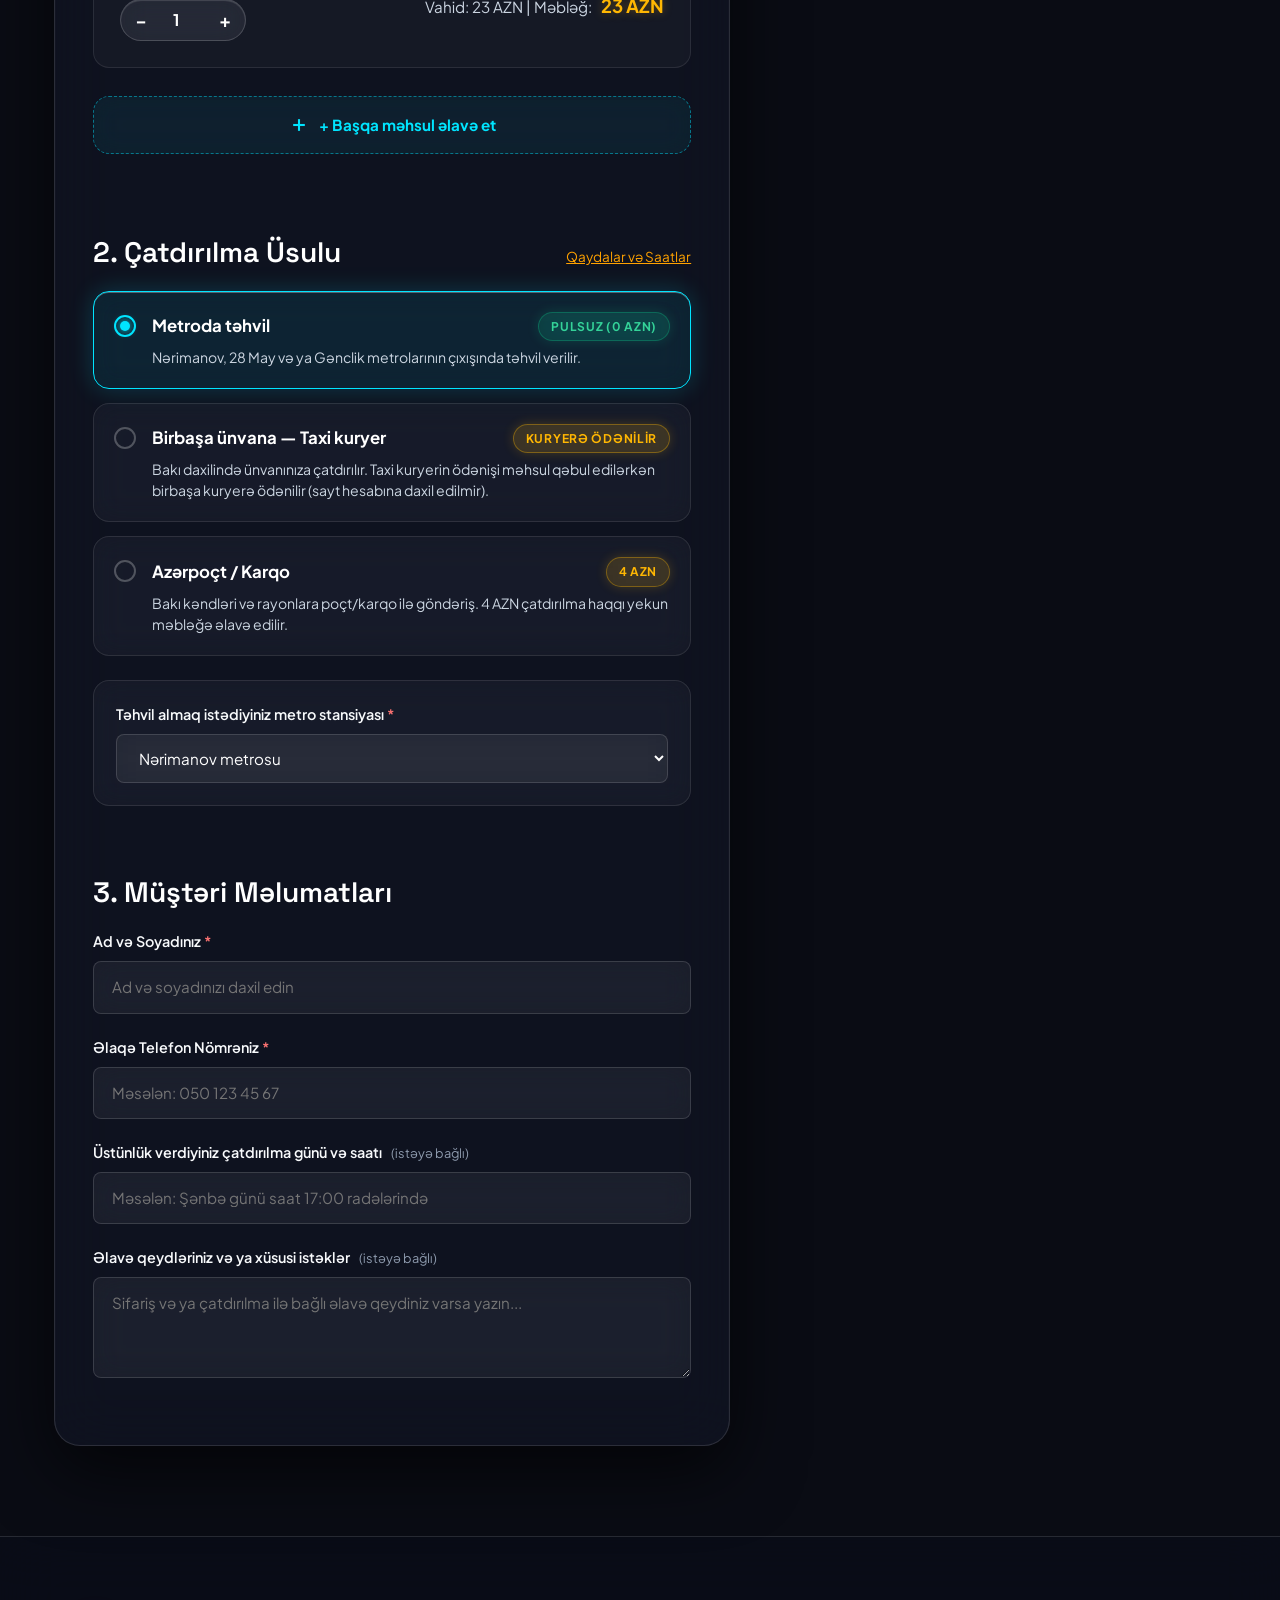
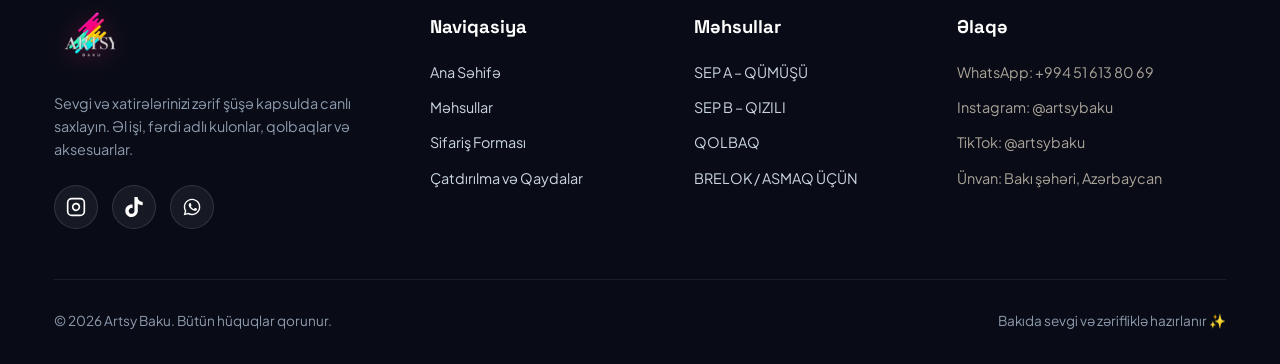
<file: order.html>
<!DOCTYPE html>
<html lang="az">
<head>
  <meta charset="UTF-8">
  <meta name="viewport" content="width=device-width, initial-scale=1.0">
  <title>Sifariş — Artsy Baku | Düyü Dənəsində Ad & Canlı Gül Əl İşi Hədiyyələr</title>
  <meta name="description" content="Artsy Baku əl işi hədiyyələr sifariş forması. Şüşə tüb daxilində canlı gül və düyü dənəsi üzərində fərdi ad. 2 ad pulsuz daxildir, 3-cü ad +1 AZN. WhatsApp ilə dərhal sifariş edin.">
  <meta property="og:title" content="Sifariş Et — Artsy Baku">
  <meta property="og:description" content="Klassik səbətsiz, sürətli və çoxməhsullu sifariş forması. WhatsApp ilə birbaşa əlaqə.">
  <meta property="og:image" content="assets/images/products/sep-a.jpg">
  
  <link rel="icon" type="image/svg+xml" href="assets/icons/favicon.svg">
  
  <!-- Stillər -->
  <link rel="stylesheet" href="css/style.css">
  <link rel="stylesheet" href="css/components.css">
  <link rel="stylesheet" href="css/responsive.css">
</head>
<body>

  <!-- ==================== HEADER ==================== -->
  <header class="site-header">
    <div class="container header-inner">
      <a href="index.html" class="brand-logo" aria-label="Artsy Baku Ana Səhifə">
        <img src="assets/images/branding/logo.png" alt="Artsy Baku" class="brand-logo-img" onerror="this.style.display='none'; this.nextElementSibling.style.display='flex';">
        <span class="brand-logo-fallback" style="display: none;">
          <span class="logo-serif">Artsy</span>
          <span class="logo-accent">Baku</span>
        </span>
      </a>

      <nav class="nav-menu" aria-label="Əsas Menyu">
        <a href="index.html" class="nav-link">Ana Səhifə</a>
        <a href="products.html" class="nav-link">Məhsullar</a>
        <a href="order.html" class="nav-link active">Sifariş Et</a>
        <a href="delivery.html" class="nav-link">Çatdırılma</a>
      </nav>

      <div class="header-actions">
        <a href="delivery.html" class="btn btn-secondary btn-sm">Çatdırılma Qaydaları</a>
        <button class="mobile-nav-toggle" aria-label="Menyunu aç/bağla">
          <span></span>
          <span></span>
          <span></span>
        </button>
      </div>
    </div>
  </header>

  <!-- Mobil Menyu Pərdəsi -->
  <div class="mobile-menu-overlay"></div>
  <aside class="mobile-menu-drawer">
    <div>
      <a href="index.html" class="brand-logo" style="margin-bottom: 28px;">
        <img src="assets/images/branding/logo.png" alt="Artsy Baku" class="brand-logo-img" onerror="this.style.display='none'; this.nextElementSibling.style.display='flex';">
        <span class="brand-logo-fallback" style="display: none;">
          <span class="logo-serif">Artsy</span>
          <span class="logo-accent">Baku</span>
        </span>
      </a>
      <nav class="mobile-nav-links">
        <a href="index.html" class="nav-link">Ana Səhifə</a>
        <a href="products.html" class="nav-link">Məhsullar</a>
        <a href="order.html" class="nav-link active">Sifariş Et</a>
        <a href="delivery.html" class="nav-link">Çatdırılma</a>
      </nav>
    </div>
    <div>
      <a href="#" target="_blank" rel="noopener" data-business="whatsapp-link" class="btn btn-whatsapp btn-block">WhatsApp ilə Əlaqə</a>
    </div>
  </aside>

  <!-- ==================== SƏHİFƏ BAŞLIĞI ==================== -->
  <section class="section-sm bg-secondary" style="border-bottom: 1px solid var(--border-color);">
    <div class="container text-center">
      <span class="section-tag">🌾 Əl İşi Fərdi Hədiyyələr</span>
      <h1 class="heading-lg" style="margin-bottom: 8px;">Fərdi Sifariş Forması</h1>
      <p class="text-lead" style="max-width: 650px; margin: 0 auto;">
        Modeli, canlı gül rəngini və düyü dənələri üzərinə yazılacaq adları daxil edin. Bir şüşə tübə <strong>2 ad pulsuz daxildir</strong>, 3-cü ad üçün cəmi <strong>+1 AZN</strong> əlavə olunur.
      </p>
    </div>
  </section>

  <!-- ==================== ƏSAS SİFARİŞ BÖLMƏSİ ==================== -->
  <section class="section bg-white">
    <div class="container">
      <form id="orderForm" class="order-layout">
        
        <!-- Sol tərəf: Məhsullar və Müştəri Forması -->
        <div class="order-form-panel">
          
          <div style="display: flex; align-items: center; justify-content: space-between; margin-bottom: 24px;">
            <h2 class="heading-md">1. Seçilmiş Məhsullar</h2>
            <span class="badge badge-gold">Bütün məhsullar 23 AZN</span>
          </div>

          <!-- Dinamik Məhsul Kartları Wrapper -->
          <div class="order-items-wrapper" id="orderItemsWrapper">
            <!-- js/order.js tərəfindən idarə olunur -->
          </div>

          <!-- Başqa Məhsul Əlavə Et Düyməsi -->
          <button type="button" class="btn-add-product" id="btnAddProduct">
            <svg width="20" height="20" viewBox="0 0 24 24" fill="none" stroke="currentColor" stroke-width="2.5">
              <line x1="12" y1="5" x2="12" y2="19"/>
              <line x1="5" y1="12" x2="19" y2="12"/>
            </svg>
            <span>+ Başqa məhsul əlavə et</span>
          </button>

          <!-- Çatdırılma Bölməsi -->
          <div style="margin-top: 48px; padding-top: 32px; border-top: 2px solid var(--border-color);">
            <div style="display: flex; align-items: baseline; justify-content: space-between; margin-bottom: 20px;">
              <h2 class="heading-md">2. Çatdırılma Üsulu</h2>
              <a href="delivery.html" target="_blank" style="font-size: 0.85rem; color: var(--gold-hover); text-decoration: underline;">
                Qaydalar və Saatlar
              </a>
            </div>

            <div class="delivery-options-grid">
              <!-- Metroda təhvil -->
              <label class="delivery-radio-card">
                <input type="radio" name="deliveryMethod" value="metro" checked>
                <div class="delivery-card-inner">
                  <span class="delivery-radio-circle"></span>
                  <div class="delivery-card-content">
                    <div class="delivery-header-line">
                      <span class="delivery-card-title">Metroda təhvil</span>
                      <span class="badge badge-green">PULSUZ (0 AZN)</span>
                    </div>
                    <div class="delivery-card-desc">
                      Nərimanov, 28 May və ya Gənclik metrolarının çıxışında təhvil verilir.
                    </div>
                  </div>
                </div>
              </label>

              <!-- Taxi kuryer -->
              <label class="delivery-radio-card">
                <input type="radio" name="deliveryMethod" value="taxi">
                <div class="delivery-card-inner">
                  <span class="delivery-radio-circle"></span>
                  <div class="delivery-card-content">
                    <div class="delivery-header-line">
                      <span class="delivery-card-title">Birbaşa ünvana — Taxi kuryer</span>
                      <span class="badge badge-gold">Kuryerə ödənilir</span>
                    </div>
                    <div class="delivery-card-desc">
                      Bakı daxilində ünvanınıza çatdırılır. Taxi kuryerin ödənişi məhsul qəbul edilərkən birbaşa kuryerə ödənilir (sayt hesabına daxil edilmir).
                    </div>
                  </div>
                </div>
              </label>

              <!-- Azərpoçt / Karqo -->
              <label class="delivery-radio-card">
                <input type="radio" name="deliveryMethod" value="cargo">
                <div class="delivery-card-inner">
                  <span class="delivery-radio-circle"></span>
                  <div class="delivery-card-content">
                    <div class="delivery-header-line">
                      <span class="delivery-card-title">Azərpoçt / Karqo</span>
                      <span class="badge badge-gold">4 AZN</span>
                    </div>
                    <div class="delivery-card-desc">
                      Bakı kəndləri və rayonlara poçt/karqo ilə göndəriş. 4 AZN çatdırılma haqqı yekun məbləğə əlavə edilir.
                    </div>
                  </div>
                </div>
              </label>
            </div>

            <!-- Şərti Giriş Sahələri -->
            <div id="metroLocationGroup" class="conditional-delivery-field">
              <label class="form-label" for="metroStationSelect">Təhvil almaq istədiyiniz metro stansiyası <span class="req">*</span></label>
              <select id="metroStationSelect" class="form-control">
                <option value="Nərimanov metrosu">Nərimanov metrosu</option>
                <option value="28 May metrosu">28 May metrosu</option>
                <option value="Gənclik metrosu">Gənclik metrosu</option>
              </select>
            </div>

            <div id="taxiAddressGroup" class="conditional-delivery-field" style="display: none;">
              <label class="form-label" for="taxiAddressInput">Tam çatdırılma ünvanınız <span class="req">*</span></label>
              <input type="text" id="taxiAddressInput" class="form-control" placeholder="Məsələn: Nəsimi rayonu, Nizami küç. 45, mənzil 12">
            </div>

            <div id="cargoAddressGroup" class="conditional-delivery-field" style="display: none;">
              <label class="form-label" for="cargoAddressInput">Rayon və tam poçt ünvanı <span class="req">*</span></label>
              <input type="text" id="cargoAddressInput" class="form-control" placeholder="Məsələn: Gəncə şəhəri, Heydər Əliyev pr. 10 və ya Poçt indeksi">
            </div>
          </div>

          <!-- Müştəri Məlumatları -->
          <div style="margin-top: 36px; padding-top: 32px; border-top: 2px solid var(--border-color);">
            <h2 class="heading-md" style="margin-bottom: 20px;">3. Müştəri Məlumatları</h2>

            <div class="form-group">
              <label class="form-label" for="customerName">Ad və Soyadınız <span class="req">*</span></label>
              <input type="text" id="customerName" class="form-control" placeholder="Ad və soyadınızı daxil edin" required>
            </div>

            <div class="form-group">
              <label class="form-label" for="customerPhone">Əlaqə Telefon Nömrəniz <span class="req">*</span></label>
              <input type="tel" id="customerPhone" class="form-control" placeholder="Məsələn: 050 123 45 67" required>
            </div>

            <div class="form-group">
              <label class="form-label" for="preferredTime">Üstünlük verdiyiniz çatdırılma günü və saatı <span class="help-text">(istəyə bağlı)</span></label>
              <input type="text" id="preferredTime" class="form-control" placeholder="Məsələn: Şənbə günü saat 17:00 radələrində">
            </div>

            <div class="form-group">
              <label class="form-label" for="orderNote">Əlavə qeydləriniz və ya xüsusi istəklər <span class="help-text">(istəyə bağlı)</span></label>
              <textarea id="orderNote" class="form-control" rows="3" placeholder="Sifariş və ya çatdırılma ilə bağlı əlavə qeydiniz varsa yazın..."></textarea>
            </div>
          </div>

        </div>

        <!-- Sağ tərəf: Yekun Hesablama və Sifariş Düyməsi -->
        <aside class="order-summary-card">
          <h3 class="summary-heading">Sifariş Xülasəsi</h3>

          <div class="summary-rows">
            <div class="summary-row">
              <span>Məhsul sayı:</span>
              <strong id="summaryItemsCount">1 ədəd</strong>
            </div>

            <div class="summary-row">
              <span>Məhsulların cəmi:</span>
              <strong id="summaryItemsSubtotal">23 AZN</strong>
            </div>

            <div class="summary-row">
              <span>Çatdırılma:</span>
              <strong id="summaryDeliveryFee">PULSUZ (0 AZN)</strong>
            </div>

            <div class="summary-row total-row">
              <span>Yekun Məbləğ:</span>
              <span class="total-amount" id="summaryGrandTotal">23 AZN</span>
            </div>
          </div>

          <div id="summaryTaxiNotice" class="taxi-disclaimer" style="display: none;">
            ⚠️ <strong>Qeyd:</strong> Taxi kuryer haqqı sifariş məbləğinə daxil edilmir və məhsul təhvil verilərkən birbaşa kuryerə ödənilir.
          </div>

          <button type="submit" class="btn btn-whatsapp btn-block" style="padding: 15px 20px; font-size: 1.05rem;">
            <svg width="22" height="22" viewBox="0 0 24 24" fill="currentColor">
              <path d="M12.04 2C6.58 2 2.13 6.45 2.13 11.91C2.13 13.66 2.59 15.36 3.45 16.86L2.05 22L7.3 20.62C8.75 21.41 10.38 21.83 12.04 21.83C17.5 21.83 21.95 17.38 21.95 11.92C21.95 9.27 20.92 6.78 19.05 4.91C17.18 3.03 14.69 2 12.04 2M12.05 3.67C14.25 3.67 16.31 4.53 17.87 6.09C19.42 7.65 20.28 9.72 20.28 11.92C20.28 16.46 16.58 20.15 12.04 20.15C10.56 20.15 9.11 19.76 7.85 19.01L7.55 18.83L4.43 19.65L5.26 16.61L5.06 16.29C4.24 14.99 3.81 13.47 3.81 11.91C3.81 7.37 7.5 3.67 12.05 3.67M9.53 7.34C9.36 7.34 9.09 7.4 8.87 7.65C8.65 7.89 8.02 8.48 8.02 9.7C8.02 10.92 8.91 12.09 9.03 12.26C9.16 12.42 10.74 14.99 13.24 15.98C15.32 16.8 15.74 16.64 16.2 16.59C16.65 16.55 17.65 16 17.86 15.42C18.06 14.83 18.06 14.33 18 14.22C17.94 14.12 17.78 14.06 17.53 13.94C17.29 13.82 16.08 13.22 15.86 13.14C15.63 13.06 15.47 13.01 15.3 13.26C15.14 13.5 14.66 14.06 14.52 14.22C14.37 14.38 14.23 14.4 13.98 14.28C13.74 14.16 12.95 13.9 12.01 13.07C11.28 12.42 10.79 11.61 10.65 11.37C10.5 11.12 10.63 10.99 10.76 10.87C10.87 10.76 11.01 10.58 11.13 10.43C11.25 10.29 11.3 10.18 11.38 10.02C11.46 9.85 11.42 9.71 11.36 9.59C11.3 9.47 10.8 8.24 10.59 7.74C10.38 7.26 10.18 7.32 10.02 7.32C9.88 7.32 9.71 7.34 9.53 7.34Z"/>
            </svg>
            <span>Sifarişi WhatsApp-a Göndər</span>
          </button>

          <p style="font-size: 0.78rem; color: var(--text-muted); text-align: center; margin-top: 12px; line-height: 1.4;">
            Düyməyə basdıqda WhatsApp tətbiqi açılacaq və hazırlanmış sifariş mesajını birbaşa göndərə biləcəksiniz.
          </p>

          <div class="summary-guarantees">
            <div class="guarantee-item">
              <span>🔒</span>
              <span>Kart və bank məlumatı tələb olunmur</span>
            </div>
            <div class="guarantee-item">
              <span>🌸</span>
              <span>100% təbii quru gül və fərdi əl işi</span>
            </div>
            <div class="guarantee-item">
              <span>💬</span>
              <span>Canlı və sürətli WhatsApp təsdiqi</span>
            </div>
          </div>
        </aside>

      </form>
    </div>
  </section>

  <!-- ==================== FOOTER ==================== -->
  <footer class="site-footer">
    <div class="container">
      <div class="footer-grid">
        <div class="footer-brand">
          <a href="index.html" class="brand-logo" style="margin-bottom: 14px;">
            <img src="assets/images/branding/logo.png" alt="Artsy Baku" class="brand-logo-img" onerror="this.style.display='none'; this.nextElementSibling.style.display='flex';">
            <span class="brand-logo-fallback" style="display: none;">
              <span class="logo-serif">Artsy</span>
              <span class="logo-accent">Baku</span>
            </span>
          </a>
          <p>Sevgi və xatirələrinizi zərif şüşə kapsulda canlı saxlayın. Əl işi, fərdi adlı kulonlar, qolbaqlar və aksesuarlar.</p>
          <div class="footer-social-links">
            <a href="https://www.instagram.com/artsybaku?rpxt=MWowZDJzYm9rZ29ocg==" target="_blank" rel="noopener" data-business="instagram-link" class="social-btn" aria-label="Instagram">
              <svg width="20" height="20" viewBox="0 0 24 24" fill="none" stroke="currentColor" stroke-width="2"><rect x="2" y="2" width="20" height="20" rx="5" ry="5"/><path d="M16 11.37A4 4 0 1 1 12.63 8 4 4 0 0 1 16 11.37z"/><line x1="17.5" y1="6.5" x2="17.51" y2="6.5"/></svg>
            </a>
            <a href="https://www.tiktok.com/@artsybaku?_r=1&_t=ZS-9BE5eZiRRq8" target="_blank" rel="noopener" data-business="tiktok-link" class="social-btn" aria-label="TikTok">
              <svg width="20" height="20" viewBox="0 0 24 24" fill="currentColor"><path d="M12.525.02c1.31-.02 2.61-.01 3.91-.02.08 1.53.63 3.09 1.75 4.17 1.12 1.11 2.7 1.62 4.24 1.79v4.03c-1.44-.05-2.89-.35-4.2-.97-.57-.26-1.1-.59-1.62-.93-.01 2.92.01 5.84-.02 8.75-.08 1.4-.54 2.79-1.35 3.94-1.31 1.92-3.58 3.17-5.91 3.21-1.43.08-2.86-.31-4.08-1.03-2.02-1.19-3.44-3.37-3.65-5.71-.02-.5-.03-1-.01-1.49.18-1.9 1.12-3.72 2.58-4.96 1.66-1.44 3.98-2.13 6.15-1.72.02 1.48-.04 2.96-.04 4.44-.99-.32-2.15-.23-3.02.37-.63.41-1.11 1.04-1.36 1.75-.21.51-.24 1.07-.14 1.61.24 1.64 1.82 3.02 3.5 2.87 1.12-.01 2.19-.66 2.77-1.61.19-.33.4-.67.41-1.06.1-1.79.06-3.57.07-5.36.01-4.03-.01-8.05.02-12.07z"/></svg>
            </a>
            <a href="https://wa.me/994516138069" target="_blank" rel="noopener" data-business="whatsapp-link" class="social-btn" aria-label="WhatsApp">
              <svg width="20" height="20" viewBox="0 0 24 24" fill="currentColor"><path d="M12.04 2C6.58 2 2.13 6.45 2.13 11.91C2.13 13.66 2.59 15.36 3.45 16.86L2.05 22L7.3 20.62C8.75 21.41 10.38 21.83 12.04 21.83C17.5 21.83 21.95 17.38 21.95 11.92C21.95 9.27 20.92 6.78 19.05 4.91C17.18 3.03 14.69 2 12.04 2M12.05 3.67C14.25 3.67 16.31 4.53 17.87 6.09C19.42 7.65 20.28 9.72 20.28 11.92C20.28 16.46 16.58 20.15 12.04 20.15C10.56 20.15 9.11 19.76 7.85 19.01L7.55 18.83L4.43 19.65L5.26 16.61L5.06 16.29C4.24 14.99 3.81 13.47 3.81 11.91C3.81 7.37 7.5 3.67 12.05 3.67M9.53 7.34C9.36 7.34 9.09 7.4 8.87 7.65C8.65 7.89 8.02 8.48 8.02 9.7C8.02 10.92 8.91 12.09 9.03 12.26C9.16 12.42 10.74 14.99 13.24 15.98C15.32 16.8 15.74 16.64 16.2 16.59C16.65 16.55 17.65 16 17.86 15.42C18.06 14.83 18.06 14.33 18 14.22C17.94 14.12 17.78 14.06 17.53 13.94C17.29 13.82 16.08 13.22 15.86 13.14C15.63 13.06 15.47 13.01 15.3 13.26C15.14 13.5 14.66 14.06 14.52 14.22C14.37 14.38 14.23 14.4 13.98 14.28C13.74 14.16 12.95 13.9 12.01 13.07C11.28 12.42 10.79 11.61 10.65 11.37C10.5 11.12 10.63 10.99 10.76 10.87C10.87 10.76 11.01 10.58 11.13 10.43C11.25 10.29 11.3 10.18 11.38 10.02C11.46 9.85 11.42 9.71 11.36 9.59C11.3 9.47 10.8 8.24 10.59 7.74C10.38 7.26 10.18 7.32 10.02 7.32C9.88 7.32 9.71 7.34 9.53 7.34Z"/></svg>
            </a>
          </div>
        </div>

        <div>
          <h4 class="footer-heading">Naviqasiya</h4>
          <div class="footer-links">
            <a href="index.html">Ana Səhifə</a>
            <a href="products.html">Məhsullar</a>
            <a href="order.html">Sifariş Forması</a>
            <a href="delivery.html">Çatdırılma və Qaydalar</a>
          </div>
        </div>

        <div>
          <h4 class="footer-heading">Məhsullar</h4>
          <div class="footer-links">
            <a href="order.html?product=sep-a">SEP A – QÜMÜŞÜ</a>
            <a href="order.html?product=sep-b">SEP B – QIZILI</a>
            <a href="order.html?product=qolbag">QOLBAQ</a>
            <a href="order.html?product=brelok">BRELOK / ASMAQ ÜÇÜN</a>
          </div>
        </div>

        <div>
          <h4 class="footer-heading">Əlaqə</h4>
          <div class="footer-links">
            <p style="font-size: 0.9rem; color: #AAA399;">WhatsApp: <span data-business="whatsapp-number">+994 51 613 80 69</span></p>
            <p style="font-size: 0.9rem; color: #AAA399;">Instagram: <span data-business="instagram-handle">@artsybaku</span></p>
            <p style="font-size: 0.9rem; color: #AAA399;">TikTok: <span data-business="tiktok-handle">@artsybaku</span></p>
            <p style="font-size: 0.9rem; color: #AAA399;">Ünvan: Bakı şəhəri, Azərbaycan</p>
          </div>
        </div>
      </div>

      <div class="footer-bottom">
        <div>© <span class="current-year">2026</span> Artsy Baku. Bütün hüquqlar qorunur.</div>
        <div>Bakıda sevgi və zərifliklə hazırlanır ✨</div>
      </div>
    </div>
  </footer>

  <!-- ==================== WHATSAPP ÜZƏN DÜYMƏ ==================== -->
  <a href="https://wa.me/994516138069" target="_blank" rel="noopener" data-business="whatsapp-link" class="whatsapp-float-btn" aria-label="WhatsApp ilə birbaşa əlaqə">
    <div class="whatsapp-pulse-ring"></div>
    <svg viewBox="0 0 24 24"><path d="M12.04 2C6.58 2 2.13 6.45 2.13 11.91C2.13 13.66 2.59 15.36 3.45 16.86L2.05 22L7.3 20.62C8.75 21.41 10.38 21.83 12.04 21.83C17.5 21.83 21.95 17.38 21.95 11.92C21.95 9.27 20.92 6.78 19.05 4.91C17.18 3.03 14.69 2 12.04 2M12.05 3.67C14.25 3.67 16.31 4.53 17.87 6.09C19.42 7.65 20.28 9.72 20.28 11.92C20.28 16.46 16.58 20.15 12.04 20.15C10.56 20.15 9.11 19.76 7.85 19.01L7.55 18.83L4.43 19.65L5.26 16.61L5.06 16.29C4.24 14.99 3.81 13.47 3.81 11.91C3.81 7.37 7.5 3.67 12.05 3.67M9.53 7.34C9.36 7.34 9.09 7.4 8.87 7.65C8.65 7.89 8.02 8.48 8.02 9.7C8.02 10.92 8.91 12.09 9.03 12.26C9.16 12.42 10.74 14.99 13.24 15.98C15.32 16.8 15.74 16.64 16.2 16.59C16.65 16.55 17.65 16 17.86 15.42C18.06 14.83 18.06 14.33 18 14.22C17.94 14.12 17.78 14.06 17.53 13.94C17.29 13.82 16.08 13.22 15.86 13.14C15.63 13.06 15.47 13.01 15.3 13.26C15.14 13.5 14.66 14.06 14.52 14.22C14.37 14.38 14.23 14.4 13.98 14.28C13.74 14.16 12.95 13.9 12.01 13.07C11.28 12.42 10.79 11.61 10.65 11.37C10.5 11.12 10.63 10.99 10.76 10.87C10.87 10.76 11.01 10.58 11.13 10.43C11.25 10.29 11.3 10.18 11.38 10.02C11.46 9.85 11.42 9.71 11.36 9.59C11.3 9.47 10.8 8.24 10.59 7.74C10.38 7.26 10.18 7.32 10.02 7.32C9.88 7.32 9.71 7.34 9.53 7.34Z"/></svg>
  </a>

  <!-- Skriptlər -->
  <script src="js/config.js"></script>
  <script src="js/whatsapp.js"></script>
  <script src="js/main.js"></script>
  <script src="js/order.js"></script>
</body>
</html>
</file>
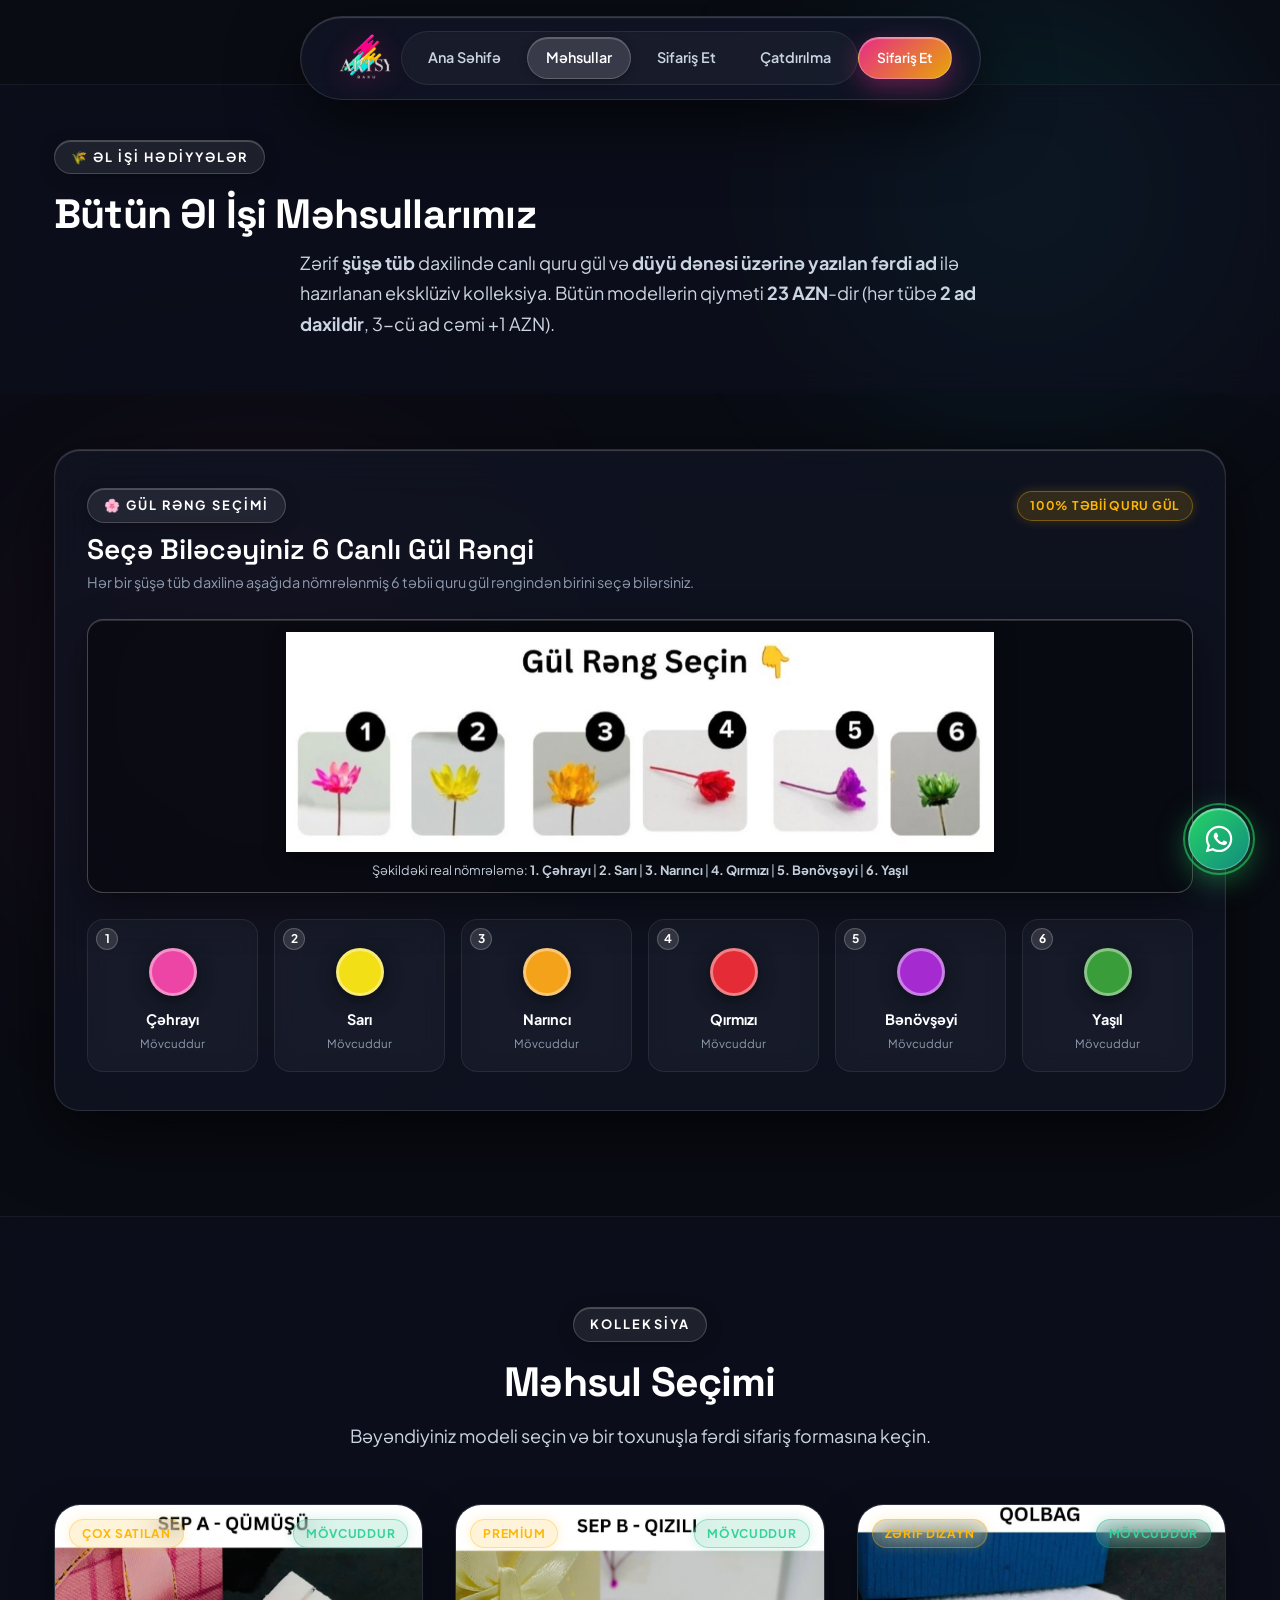
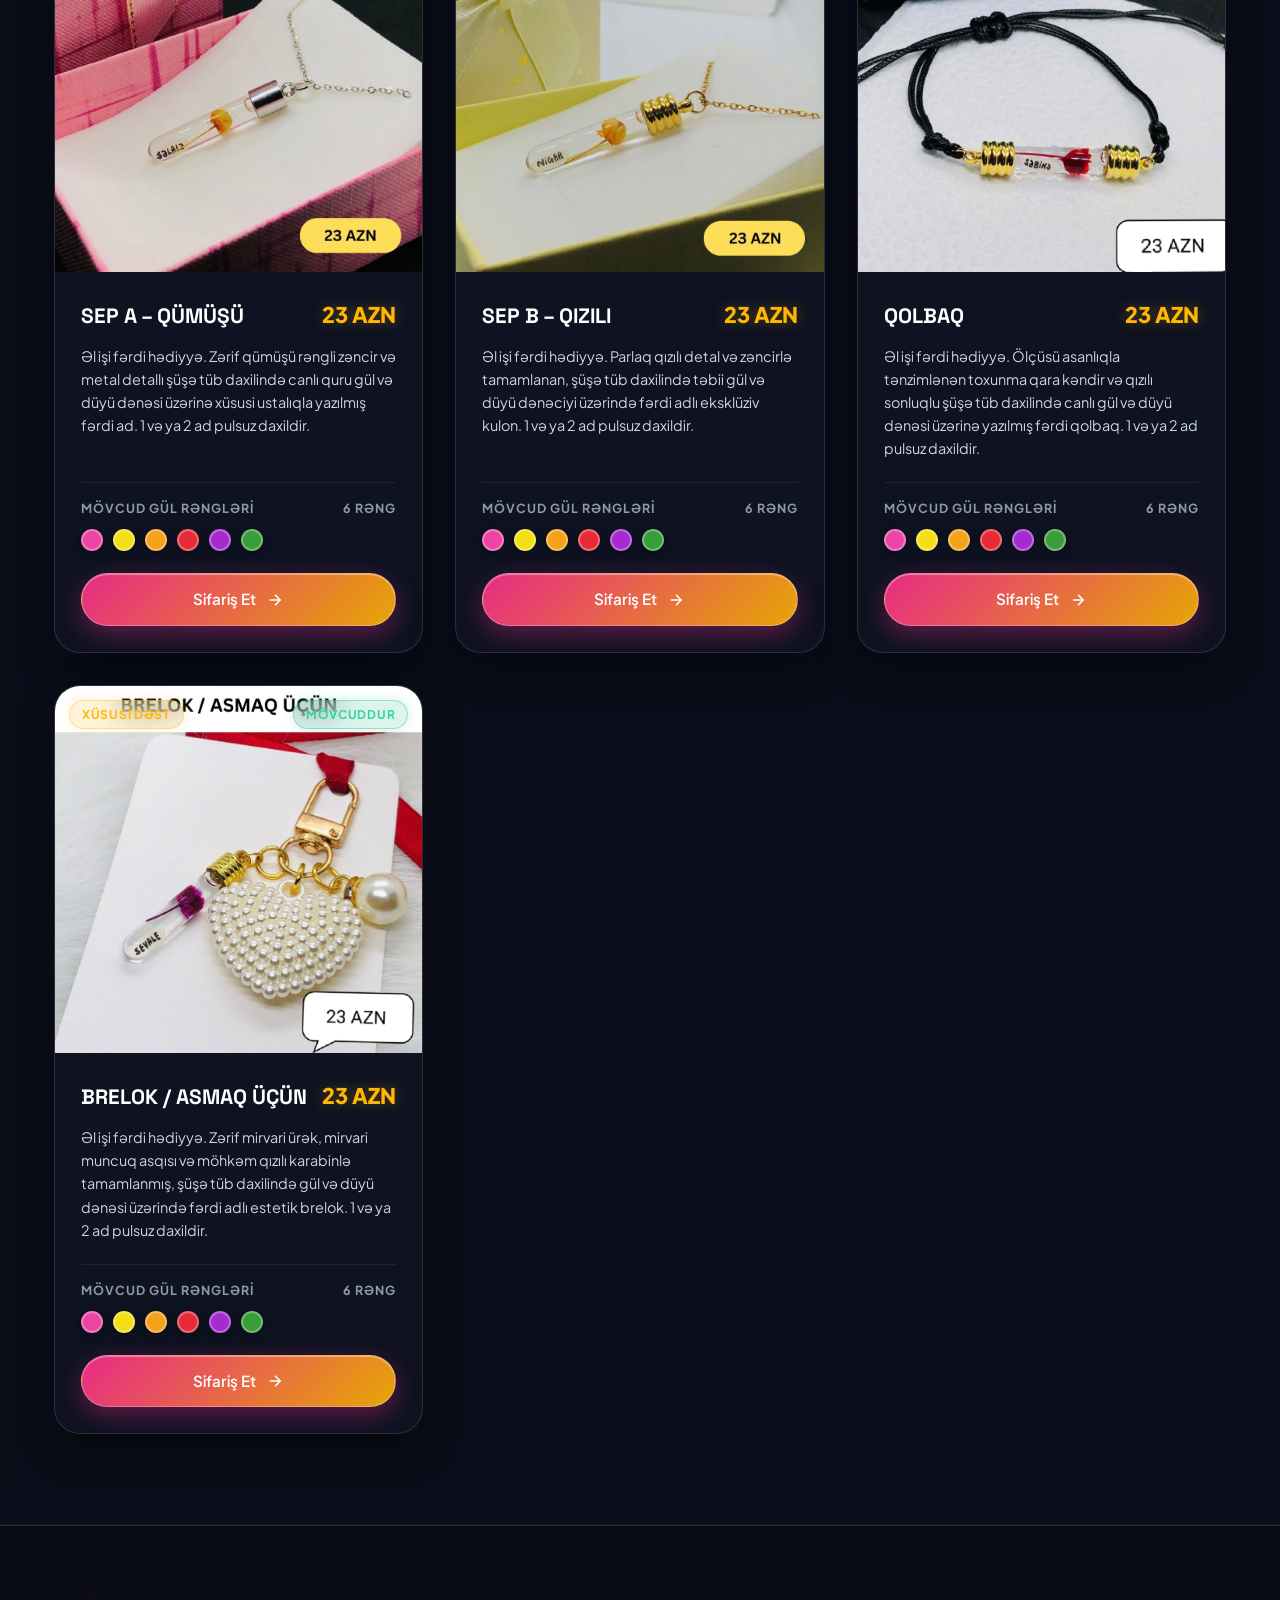
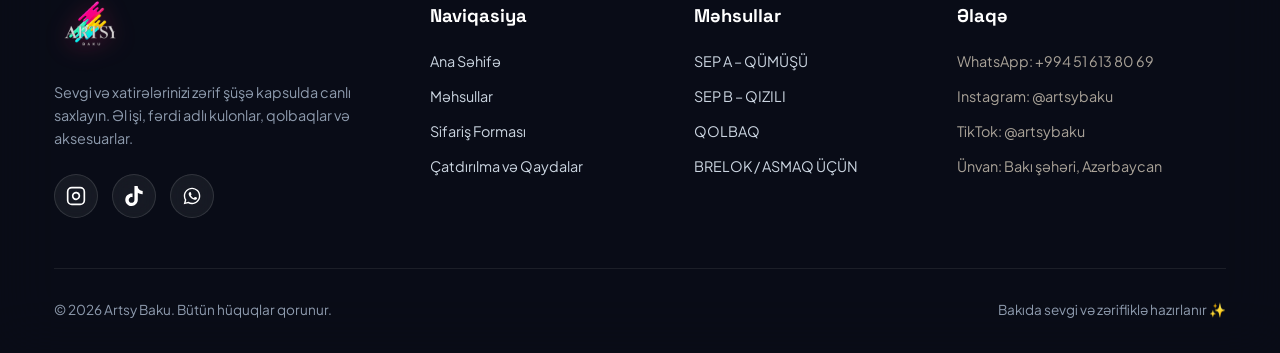
<file: products.html>
<!DOCTYPE html>
<html lang="az">
<head>
  <meta charset="UTF-8">
  <meta name="viewport" content="width=device-width, initial-scale=1.0">
  <title>Məhsullar — Artsy Baku | Düyü Dənəsində Ad & Canlı Gül Əl İşi Hədiyyələr</title>
  <meta name="description" content="Artsy Baku əl işi hədiyyələr kataloqu: Sep A (Qümüşü), Sep B (Qızılı), Qolbaq və Brelok. Şüşə tüb daxilində canlı gül və düyü dənəsində ad. 2 ad pulsuz daxildir, 3-cü ad +1 AZN.">
  <meta property="og:title" content="Məhsullar — Artsy Baku">
  <meta property="og:description" content="Artsy Baku əl işi məhsulları və 6 fərqli canlı gül rəngi. Hər biri 23 AZN.">
  <meta property="og:image" content="assets/images/products/sep-a.jpg">
  
  <link rel="icon" type="image/svg+xml" href="assets/icons/favicon.svg">
  
  <!-- Stillər -->
  <link rel="stylesheet" href="css/style.css">
  <link rel="stylesheet" href="css/components.css">
  <link rel="stylesheet" href="css/responsive.css">
</head>
<body>

  <!-- ==================== HEADER ==================== -->
  <header class="site-header">
    <div class="container header-inner">
      <a href="index.html" class="brand-logo" aria-label="Artsy Baku Ana Səhifə">
        <img src="assets/images/branding/logo.png" alt="Artsy Baku" class="brand-logo-img" onerror="this.style.display='none'; this.nextElementSibling.style.display='flex';">
        <span class="brand-logo-fallback" style="display: none;">
          <span class="logo-serif">Artsy</span>
          <span class="logo-accent">Baku</span>
        </span>
      </a>

      <nav class="nav-menu" aria-label="Əsas Menyu">
        <a href="index.html" class="nav-link">Ana Səhifə</a>
        <a href="products.html" class="nav-link active">Məhsullar</a>
        <a href="order.html" class="nav-link">Sifariş Et</a>
        <a href="delivery.html" class="nav-link">Çatdırılma</a>
      </nav>

      <div class="header-actions">
        <a href="order.html" class="btn btn-primary btn-sm">Sifariş Et</a>
        <button class="mobile-nav-toggle" aria-label="Menyunu aç/bağla">
          <span></span>
          <span></span>
          <span></span>
        </button>
      </div>
    </div>
  </header>

  <!-- Mobil Menyu Pərdəsi -->
  <div class="mobile-menu-overlay"></div>
  <aside class="mobile-menu-drawer">
    <div>
      <a href="index.html" class="brand-logo" style="margin-bottom: 28px;">
        <img src="assets/images/branding/logo.png" alt="Artsy Baku" class="brand-logo-img" onerror="this.style.display='none'; this.nextElementSibling.style.display='flex';">
        <span class="brand-logo-fallback" style="display: none;">
          <span class="logo-serif">Artsy</span>
          <span class="logo-accent">Baku</span>
        </span>
      </a>
      <nav class="mobile-nav-links">
        <a href="index.html" class="nav-link">Ana Səhifə</a>
        <a href="products.html" class="nav-link active">Məhsullar</a>
        <a href="order.html" class="nav-link">Sifariş Et</a>
        <a href="delivery.html" class="nav-link">Çatdırılma</a>
      </nav>
    </div>
    <div>
      <a href="order.html" class="btn btn-primary btn-block" style="margin-bottom: 12px;">Birbaşa Sifariş Et</a>
      <a href="#" target="_blank" rel="noopener" data-business="whatsapp-link" class="btn btn-whatsapp btn-block">WhatsApp ilə Əlaqə</a>
    </div>
  </aside>

  <!-- ==================== SƏHİFƏ BAŞLIĞI ==================== -->
  <section class="section-sm bg-secondary" style="border-bottom: 1px solid var(--border-color);">
    <div class="container text-center">
      <span class="section-tag">🌾 Əl İşi Hədiyyələr</span>
      <h1 class="heading-lg" style="margin-bottom: 8px;">Bütün Əl İşi Məhsullarımız</h1>
      <p class="text-lead" style="max-width: 680px; margin: 0 auto;">
        Zərif <strong>şüşə tüb</strong> daxilində canlı quru gül və <strong>düyü dənəsi üzərinə yazılan fərdi ad</strong> ilə hazırlanan eksklüziv kolleksiya. Bütün modellərin qiyməti <strong>23 AZN</strong>-dir (hər tübə <strong>2 ad daxildir</strong>, 3-cü ad cəmi +1 AZN).
      </p>
    </div>
  </section>

  <!-- ==================== GÜL RƏNGLƏRİ İSTİNAD BÖLMƏSİ ==================== -->
  <section class="section-sm bg-white">
    <div class="container">
      <div class="flower-reference-section">
        <div style="display: flex; align-items: baseline; justify-content: space-between; flex-wrap: wrap; gap: 12px;">
          <div>
            <span class="section-tag" style="margin-bottom: 8px;">🌸 Gül Rəng Seçimi</span>
            <h2 class="heading-md">Seçə Biləcəyiniz 6 Canlı Gül Rəngi</h2>
            <p class="text-muted" style="margin-top: 4px;">Hər bir şüşə tüb daxilinə aşağıda nömrələnmiş 6 təbii quru gül rəngindən birini seçə bilərsiniz.</p>
          </div>
          <div>
            <span class="badge badge-gold">100% Təbii Quru Gül</span>
          </div>
        </div>

        <!-- Orijinal Gül Rəngləri Referans Şəkli -->
        <div style="margin: 24px 0 16px 0; border-radius: var(--radius-md); overflow: hidden; border: 1px solid var(--glass-border-bright); background: rgba(0, 0, 0, 0.4); box-shadow: var(--shadow-glass); text-align: center; padding: 12px;">
          <img src="assets/images/flower-colors.jpg" alt="Gül Rəng Seçin - Artsy Baku 6 Canlı Gül Rəngi" style="width: 100%; max-height: 220px; object-fit: contain; margin: 0 auto; filter: drop-shadow(0 4px 10px rgba(0,0,0,0.5));">
          <div style="font-size: 0.8rem; color: var(--text-secondary); margin-top: 8px;">
            Şəkildəki real nömrələmə: <strong>1. Çəhrayı</strong> | <strong>2. Sarı</strong> | <strong>3. Narıncı</strong> | <strong>4. Qırmızı</strong> | <strong>5. Bənövşəyi</strong> | <strong>6. Yaşıl</strong>
          </div>
        </div>

        <!-- Dinamik Gül Rəngləri Grid -->
        <div class="flower-reference-grid" id="flowerReferenceGrid">
          <!-- js/products.js tərəfindən doldurulur -->
        </div>
      </div>
    </div>
  </section>

  <!-- ==================== MƏHSULLAR GRID ==================== -->
  <section class="section bg-secondary">
    <div class="container">
      <div class="section-header">
        <span class="section-tag">Kolleksiya</span>
        <h2 class="heading-lg">Məhsul Seçimi</h2>
        <p class="text-lead">Bəyəndiyiniz modeli seçin və bir toxunuşla fərdi sifariş formasına keçin.</p>
      </div>

      <div class="products-grid" id="productsGrid">
        <!-- js/products.js tərəfindən store.json-dan dinamik render olunur -->
      </div>
    </div>
  </section>

  <!-- ==================== FOOTER ==================== -->
  <footer class="site-footer">
    <div class="container">
      <div class="footer-grid">
        <div class="footer-brand">
          <a href="index.html" class="brand-logo" style="margin-bottom: 14px;">
            <img src="assets/images/branding/logo.png" alt="Artsy Baku" class="brand-logo-img" onerror="this.style.display='none'; this.nextElementSibling.style.display='flex';">
            <span class="brand-logo-fallback" style="display: none;">
              <span class="logo-serif">Artsy</span>
              <span class="logo-accent">Baku</span>
            </span>
          </a>
          <p>Sevgi və xatirələrinizi zərif şüşə kapsulda canlı saxlayın. Əl işi, fərdi adlı kulonlar, qolbaqlar və aksesuarlar.</p>
          <div class="footer-social-links">
            <a href="https://www.instagram.com/artsybaku?rpxt=MWowZDJzYm9rZ29ocg==" target="_blank" rel="noopener" data-business="instagram-link" class="social-btn" aria-label="Instagram">
              <svg width="20" height="20" viewBox="0 0 24 24" fill="none" stroke="currentColor" stroke-width="2"><rect x="2" y="2" width="20" height="20" rx="5" ry="5"/><path d="M16 11.37A4 4 0 1 1 12.63 8 4 4 0 0 1 16 11.37z"/><line x1="17.5" y1="6.5" x2="17.51" y2="6.5"/></svg>
            </a>
            <a href="https://www.tiktok.com/@artsybaku?_r=1&_t=ZS-9BE5eZiRRq8" target="_blank" rel="noopener" data-business="tiktok-link" class="social-btn" aria-label="TikTok">
              <svg width="20" height="20" viewBox="0 0 24 24" fill="currentColor"><path d="M12.525.02c1.31-.02 2.61-.01 3.91-.02.08 1.53.63 3.09 1.75 4.17 1.12 1.11 2.7 1.62 4.24 1.79v4.03c-1.44-.05-2.89-.35-4.2-.97-.57-.26-1.1-.59-1.62-.93-.01 2.92.01 5.84-.02 8.75-.08 1.4-.54 2.79-1.35 3.94-1.31 1.92-3.58 3.17-5.91 3.21-1.43.08-2.86-.31-4.08-1.03-2.02-1.19-3.44-3.37-3.65-5.71-.02-.5-.03-1-.01-1.49.18-1.9 1.12-3.72 2.58-4.96 1.66-1.44 3.98-2.13 6.15-1.72.02 1.48-.04 2.96-.04 4.44-.99-.32-2.15-.23-3.02.37-.63.41-1.11 1.04-1.36 1.75-.21.51-.24 1.07-.14 1.61.24 1.64 1.82 3.02 3.5 2.87 1.12-.01 2.19-.66 2.77-1.61.19-.33.4-.67.41-1.06.1-1.79.06-3.57.07-5.36.01-4.03-.01-8.05.02-12.07z"/></svg>
            </a>
            <a href="https://wa.me/994516138069" target="_blank" rel="noopener" data-business="whatsapp-link" class="social-btn" aria-label="WhatsApp">
              <svg width="20" height="20" viewBox="0 0 24 24" fill="currentColor"><path d="M12.04 2C6.58 2 2.13 6.45 2.13 11.91C2.13 13.66 2.59 15.36 3.45 16.86L2.05 22L7.3 20.62C8.75 21.41 10.38 21.83 12.04 21.83C17.5 21.83 21.95 17.38 21.95 11.92C21.95 9.27 20.92 6.78 19.05 4.91C17.18 3.03 14.69 2 12.04 2M12.05 3.67C14.25 3.67 16.31 4.53 17.87 6.09C19.42 7.65 20.28 9.72 20.28 11.92C20.28 16.46 16.58 20.15 12.04 20.15C10.56 20.15 9.11 19.76 7.85 19.01L7.55 18.83L4.43 19.65L5.26 16.61L5.06 16.29C4.24 14.99 3.81 13.47 3.81 11.91C3.81 7.37 7.5 3.67 12.05 3.67M9.53 7.34C9.36 7.34 9.09 7.4 8.87 7.65C8.65 7.89 8.02 8.48 8.02 9.7C8.02 10.92 8.91 12.09 9.03 12.26C9.16 12.42 10.74 14.99 13.24 15.98C15.32 16.8 15.74 16.64 16.2 16.59C16.65 16.55 17.65 16 17.86 15.42C18.06 14.83 18.06 14.33 18 14.22C17.94 14.12 17.78 14.06 17.53 13.94C17.29 13.82 16.08 13.22 15.86 13.14C15.63 13.06 15.47 13.01 15.3 13.26C15.14 13.5 14.66 14.06 14.52 14.22C14.37 14.38 14.23 14.4 13.98 14.28C13.74 14.16 12.95 13.9 12.01 13.07C11.28 12.42 10.79 11.61 10.65 11.37C10.5 11.12 10.63 10.99 10.76 10.87C10.87 10.76 11.01 10.58 11.13 10.43C11.25 10.29 11.3 10.18 11.38 10.02C11.46 9.85 11.42 9.71 11.36 9.59C11.3 9.47 10.8 8.24 10.59 7.74C10.38 7.26 10.18 7.32 10.02 7.32C9.88 7.32 9.71 7.34 9.53 7.34Z"/></svg>
            </a>
          </div>
        </div>

        <div>
          <h4 class="footer-heading">Naviqasiya</h4>
          <div class="footer-links">
            <a href="index.html">Ana Səhifə</a>
            <a href="products.html">Məhsullar</a>
            <a href="order.html">Sifariş Forması</a>
            <a href="delivery.html">Çatdırılma və Qaydalar</a>
          </div>
        </div>

        <div>
          <h4 class="footer-heading">Məhsullar</h4>
          <div class="footer-links">
            <a href="order.html?product=sep-a">SEP A – QÜMÜŞÜ</a>
            <a href="order.html?product=sep-b">SEP B – QIZILI</a>
            <a href="order.html?product=qolbag">QOLBAQ</a>
            <a href="order.html?product=brelok">BRELOK / ASMAQ ÜÇÜN</a>
          </div>
        </div>

        <div>
          <h4 class="footer-heading">Əlaqə</h4>
          <div class="footer-links">
            <p style="font-size: 0.9rem; color: #AAA399;">WhatsApp: <span data-business="whatsapp-number">+994 51 613 80 69</span></p>
            <p style="font-size: 0.9rem; color: #AAA399;">Instagram: <span data-business="instagram-handle">@artsybaku</span></p>
            <p style="font-size: 0.9rem; color: #AAA399;">TikTok: <span data-business="tiktok-handle">@artsybaku</span></p>
            <p style="font-size: 0.9rem; color: #AAA399;">Ünvan: Bakı şəhəri, Azərbaycan</p>
          </div>
        </div>
      </div>

      <div class="footer-bottom">
        <div>© <span class="current-year">2026</span> Artsy Baku. Bütün hüquqlar qorunur.</div>
        <div>Bakıda sevgi və zərifliklə hazırlanır ✨</div>
      </div>
    </div>
  </footer>

  <!-- ==================== WHATSAPP ÜZƏN DÜYMƏ ==================== -->
  <a href="https://wa.me/994516138069" target="_blank" rel="noopener" data-business="whatsapp-link" class="whatsapp-float-btn" aria-label="WhatsApp ilə birbaşa əlaqə">
    <div class="whatsapp-pulse-ring"></div>
    <svg viewBox="0 0 24 24"><path d="M12.04 2C6.58 2 2.13 6.45 2.13 11.91C2.13 13.66 2.59 15.36 3.45 16.86L2.05 22L7.3 20.62C8.75 21.41 10.38 21.83 12.04 21.83C17.5 21.83 21.95 17.38 21.95 11.92C21.95 9.27 20.92 6.78 19.05 4.91C17.18 3.03 14.69 2 12.04 2M12.05 3.67C14.25 3.67 16.31 4.53 17.87 6.09C19.42 7.65 20.28 9.72 20.28 11.92C20.28 16.46 16.58 20.15 12.04 20.15C10.56 20.15 9.11 19.76 7.85 19.01L7.55 18.83L4.43 19.65L5.26 16.61L5.06 16.29C4.24 14.99 3.81 13.47 3.81 11.91C3.81 7.37 7.5 3.67 12.05 3.67M9.53 7.34C9.36 7.34 9.09 7.4 8.87 7.65C8.65 7.89 8.02 8.48 8.02 9.7C8.02 10.92 8.91 12.09 9.03 12.26C9.16 12.42 10.74 14.99 13.24 15.98C15.32 16.8 15.74 16.64 16.2 16.59C16.65 16.55 17.65 16 17.86 15.42C18.06 14.83 18.06 14.33 18 14.22C17.94 14.12 17.78 14.06 17.53 13.94C17.29 13.82 16.08 13.22 15.86 13.14C15.63 13.06 15.47 13.01 15.3 13.26C15.14 13.5 14.66 14.06 14.52 14.22C14.37 14.38 14.23 14.4 13.98 14.28C13.74 14.16 12.95 13.9 12.01 13.07C11.28 12.42 10.79 11.61 10.65 11.37C10.5 11.12 10.63 10.99 10.76 10.87C10.87 10.76 11.01 10.58 11.13 10.43C11.25 10.29 11.3 10.18 11.38 10.02C11.46 9.85 11.42 9.71 11.36 9.59C11.3 9.47 10.8 8.24 10.59 7.74C10.38 7.26 10.18 7.32 10.02 7.32C9.88 7.32 9.71 7.34 9.53 7.34Z"/></svg>
  </a>

  <!-- Skriptlər -->
  <script src="js/config.js"></script>
  <script src="js/main.js"></script>
  <script src="js/products.js"></script>
</body>
</html>
</file>
<file: css/style.css>
/* ============================================================
   ARTSY BAKU — SPATIAL UI DESIGN SYSTEM & GLOBAL TOKENS
   Inspired by visionOS / Spatial Computing aesthetics:
   Frosted glass, dimensional depth, specular highlights & luminous chromatic accents.
   ============================================================ */

@import url('https://fonts.googleapis.com/css2?family=Plus+Jakarta+Sans:wght@300;400;500;600;700;800&family=Space+Grotesk:wght@500;600;700&display=swap');

:root {
  /* Spatial Canvas Base (Deep Cosmic Obsidian) */
  --bg-primary: #0A0C14;
  --bg-secondary: #0F121F;
  --bg-canvas-glow: radial-gradient(circle at 50% 0%, rgba(255, 46, 147, 0.12) 0%, transparent 45%),
                    radial-gradient(circle at 90% 20%, rgba(0, 229, 255, 0.1) 0%, transparent 40%),
                    radial-gradient(circle at 10% 60%, rgba(255, 183, 3, 0.08) 0%, transparent 45%),
                    #0A0C14;

  /* Spatial Glass Surfaces */
  --glass-base: rgba(18, 22, 38, 0.65);
  --glass-elevated: rgba(26, 32, 54, 0.75);
  --glass-subtle: rgba(255, 255, 255, 0.04);
  --glass-highlight: rgba(255, 255, 255, 0.09);
  --glass-border: rgba(255, 255, 255, 0.12);
  --glass-border-bright: rgba(255, 255, 255, 0.24);

  /* Typography Colors */
  --text-primary: #F8FAFC;
  --text-secondary: #CBD5E1;
  --text-muted: #8E9BAE;
  --text-light: #FFFFFF;

  /* Chromatic Logo Accents (Pink, Gold, Cyan) */
  --accent-pink: #FF2E93;
  --accent-pink-glow: rgba(255, 46, 147, 0.4);
  --accent-gold: #FFB703;
  --accent-gold-glow: rgba(255, 183, 3, 0.35);
  --accent-cyan: #00E5FF;
  --accent-cyan-glow: rgba(0, 229, 255, 0.35);

  --gold: #FFB703;
  --gold-hover: #FFA200;
  --gold-light: #FFE082;
  --gold-subtle: rgba(255, 183, 3, 0.12);

  /* Status Colors */
  --success: #10B981;
  --success-bg: rgba(16, 185, 129, 0.14);
  --danger: #EF4444;
  --danger-bg: rgba(239, 68, 68, 0.16);
  --warning: #F59E0B;

  /* Spatial Lighting & Shadows */
  --shadow-glass: 0 16px 40px rgba(0, 0, 0, 0.45), inset 0 1px 0 rgba(255, 255, 255, 0.14);
  --shadow-glass-lg: 0 24px 70px rgba(0, 0, 0, 0.65), inset 0 1px 1px rgba(255, 255, 255, 0.2);
  --shadow-glow-pink: 0 8px 30px rgba(255, 46, 147, 0.3);
  --shadow-glow-cyan: 0 8px 30px rgba(0, 229, 255, 0.3);
  --shadow-glow-gold: 0 8px 30px rgba(255, 183, 3, 0.3);

  /* Blur Filters */
  --blur-glass: blur(28px);
  --blur-subtle: blur(14px);

  /* Radii */
  --radius-sm: 8px;
  --radius-md: 16px;
  --radius-lg: 26px;
  --radius-pill: 9999px;

  /* Transitions */
  --transition-fast: 0.2s cubic-bezier(0.2, 0.8, 0.2, 1);
  --transition-normal: 0.35s cubic-bezier(0.16, 1, 0.3, 1);
  --transition-slow: 0.6s cubic-bezier(0.16, 1, 0.3, 1);

  /* Fonts */
  --font-serif: 'Space Grotesk', -apple-system, BlinkMacSystemFont, sans-serif;
  --font-sans: 'Plus Jakarta Sans', -apple-system, BlinkMacSystemFont, sans-serif;

  /* Layout */
  --container-max: 1220px;
  --header-height: 84px;
}

/* Reset */
*, *::before, *::after {
  box-sizing: border-box;
  margin: 0;
  padding: 0;
}

html {
  font-size: 16px;
  scroll-behavior: smooth;
  -webkit-font-smoothing: antialiased;
  -moz-osx-font-smoothing: grayscale;
}

body {
  font-family: var(--font-sans);
  background-color: var(--bg-primary);
  background-image: var(--bg-canvas-glow);
  background-attachment: fixed;
  background-size: cover;
  color: var(--text-primary);
  line-height: 1.6;
  min-height: 100vh;
  display: flex;
  flex-direction: column;
  overflow-x: hidden;
  position: relative;
}

/* Ambient spatial light orbs in background */
body::before {
  content: '';
  position: fixed;
  top: -10vw;
  right: -5vw;
  width: 50vw;
  height: 50vw;
  background: radial-gradient(circle, rgba(0, 229, 255, 0.12) 0%, transparent 65%);
  filter: blur(80px);
  pointer-events: none;
  z-index: 0;
}

body::after {
  content: '';
  position: fixed;
  bottom: -15vw;
  left: -10vw;
  width: 60vw;
  height: 60vw;
  background: radial-gradient(circle, rgba(255, 46, 147, 0.1) 0%, transparent 65%);
  filter: blur(90px);
  pointer-events: none;
  z-index: 0;
}

img {
  max-width: 100%;
  height: auto;
  display: block;
}

a {
  color: inherit;
  text-decoration: none;
  transition: all var(--transition-fast);
}

button, input, select, textarea {
  font: inherit;
  color: inherit;
}

button {
  cursor: pointer;
  border: none;
  background: none;
}

ul, ol {
  list-style: none;
}

.container {
  width: 100%;
  max-width: var(--container-max);
  margin-left: auto;
  margin-right: auto;
  padding-left: 24px;
  padding-right: 24px;
  position: relative;
  z-index: 1;
}

/* Typography Hierarchy */
.heading-xl {
  font-family: var(--font-serif);
  font-size: clamp(2.4rem, 4.8vw, 4.2rem);
  font-weight: 700;
  line-height: 1.1;
  letter-spacing: -0.03em;
  color: #FFFFFF;
  text-shadow: 0 4px 20px rgba(0, 0, 0, 0.4);
}

.heading-lg {
  font-family: var(--font-serif);
  font-size: clamp(1.8rem, 3.2vw, 2.7rem);
  font-weight: 700;
  line-height: 1.2;
  letter-spacing: -0.02em;
  color: #FFFFFF;
}

.heading-md {
  font-family: var(--font-serif);
  font-size: clamp(1.4rem, 2.2vw, 1.85rem);
  font-weight: 600;
  line-height: 1.3;
  color: #FFFFFF;
}

.heading-sm {
  font-family: var(--font-sans);
  font-size: 1.15rem;
  font-weight: 600;
  line-height: 1.4;
  color: #FFFFFF;
}

.text-lead {
  font-size: 1.125rem;
  color: var(--text-secondary);
  line-height: 1.7;
}

.text-muted {
  color: var(--text-muted);
  font-size: 0.9rem;
}

/* Spatial Pill Tag */
.section-tag {
  display: inline-flex;
  align-items: center;
  gap: 8px;
  font-size: 0.8rem;
  font-weight: 700;
  text-transform: uppercase;
  letter-spacing: 0.16em;
  color: #FFFFFF;
  background: rgba(255, 255, 255, 0.08);
  border: 1px solid rgba(255, 255, 255, 0.18);
  padding: 6px 16px;
  border-radius: var(--radius-pill);
  margin-bottom: 16px;
  backdrop-filter: var(--blur-subtle);
  box-shadow: 0 4px 16px rgba(0,0,0,0.25), inset 0 1px 0 rgba(255,255,255,0.2);
}

.section-header {
  text-align: center;
  max-width: 720px;
  margin: 0 auto 52px auto;
}

.section-header .heading-lg {
  margin-bottom: 14px;
}

/* Spatial Buttons */
.btn {
  display: inline-flex;
  align-items: center;
  justify-content: center;
  gap: 10px;
  padding: 13px 26px;
  font-size: 0.95rem;
  font-weight: 600;
  border-radius: var(--radius-pill);
  transition: all var(--transition-normal);
  text-align: center;
  white-space: nowrap;
  position: relative;
  overflow: hidden;
}

/* Primary Spatial Luminous Button */
.btn-primary {
  background: linear-gradient(135deg, rgba(255, 46, 147, 0.9) 0%, rgba(255, 183, 3, 0.9) 100%);
  color: #FFFFFF;
  border: 1px solid rgba(255, 255, 255, 0.3);
  box-shadow: 0 8px 24px rgba(255, 46, 147, 0.35), inset 0 1px 1px rgba(255, 255, 255, 0.4);
}

.btn-primary:hover {
  transform: translateY(-2px) scale(1.02);
  box-shadow: 0 12px 32px rgba(255, 46, 147, 0.5), inset 0 1px 1px rgba(255, 255, 255, 0.6);
  filter: brightness(1.1);
  color: #FFFFFF;
}

/* Secondary Frosted Glass Button */
.btn-secondary {
  background: rgba(255, 255, 255, 0.08);
  color: #FFFFFF;
  border: 1px solid var(--glass-border);
  backdrop-filter: var(--blur-subtle);
  box-shadow: var(--shadow-glass);
}

.btn-secondary:hover {
  background: rgba(255, 255, 255, 0.15);
  border-color: var(--glass-border-bright);
  transform: translateY(-2px);
  color: #FFFFFF;
  box-shadow: 0 8px 24px rgba(0, 0, 0, 0.4), inset 0 1px 0 rgba(255, 255, 255, 0.3);
}

/* Gold Gradient Button */
.btn-gold {
  background: linear-gradient(135deg, #FFB703 0%, #FF8C00 100%);
  color: #0A0C14;
  font-weight: 700;
  border: 1px solid rgba(255, 255, 255, 0.4);
  box-shadow: 0 8px 26px rgba(255, 183, 3, 0.35), inset 0 1px 1px rgba(255, 255, 255, 0.5);
}

.btn-gold:hover {
  transform: translateY(-2px) scale(1.02);
  filter: brightness(1.08);
  box-shadow: 0 12px 34px rgba(255, 183, 3, 0.5);
  color: #0A0C14;
}

/* WhatsApp Luminous Button */
.btn-whatsapp {
  background: linear-gradient(135deg, #25D366 0%, #128C7E 100%);
  color: #FFFFFF;
  font-weight: 700;
  border: 1px solid rgba(255, 255, 255, 0.3);
  box-shadow: 0 8px 26px rgba(37, 211, 102, 0.35), inset 0 1px 1px rgba(255, 255, 255, 0.4);
}

.btn-whatsapp:hover {
  transform: translateY(-2px) scale(1.02);
  filter: brightness(1.1);
  box-shadow: 0 12px 34px rgba(37, 211, 102, 0.5);
  color: #FFFFFF;
}

.btn-sm {
  padding: 9px 18px;
  font-size: 0.85rem;
}

.btn-block {
  width: 100%;
}

/* Section Containers */
.section {
  padding: 90px 0;
  position: relative;
  z-index: 1;
}

.section-sm {
  padding: 55px 0;
  position: relative;
  z-index: 1;
}

.bg-secondary {
  background: rgba(14, 18, 32, 0.55);
  backdrop-filter: var(--blur-subtle);
  border-top: 1px solid rgba(255, 255, 255, 0.05);
  border-bottom: 1px solid rgba(255, 255, 255, 0.05);
}

.bg-white {
  background: transparent;
}

/* Badges */
.badge {
  display: inline-flex;
  align-items: center;
  padding: 4px 12px;
  font-size: 0.75rem;
  font-weight: 700;
  border-radius: var(--radius-pill);
  text-transform: uppercase;
  letter-spacing: 0.06em;
  backdrop-filter: var(--blur-subtle);
}

.badge-gold {
  background: rgba(255, 183, 3, 0.15);
  color: #FFB703;
  border: 1px solid rgba(255, 183, 3, 0.35);
  box-shadow: 0 0 12px rgba(255, 183, 3, 0.2);
}

.badge-green {
  background: rgba(16, 185, 129, 0.15);
  color: #34D399;
  border: 1px solid rgba(16, 185, 129, 0.35);
  box-shadow: 0 0 12px rgba(16, 185, 129, 0.2);
}

.badge-red {
  background: rgba(239, 68, 68, 0.15);
  color: #F87171;
  border: 1px solid rgba(239, 68, 68, 0.35);
}
</file>
<file: css/components.css>
/* ============================================================
   ARTSY BAKU — SPATIAL UI COMPONENTS & FROSTED GLASS MODULES
   visionOS / Spatial Computing inspired depth, materials & illumination
   ============================================================ */

/* 1. FLOATING SPATIAL GLASS HEADER */
.site-header {
  position: sticky;
  top: 16px;
  z-index: 1000;
  margin: 0 auto;
  max-width: var(--container-max);
  padding: 0 24px;
  background: transparent;
  transition: all var(--transition-normal);
}

.header-inner {
  display: flex;
  align-items: center;
  justify-content: space-between;
  height: var(--header-height);
  padding: 0 28px;
  background: rgba(18, 22, 38, 0.72);
  backdrop-filter: var(--blur-glass) saturate(190%);
  -webkit-backdrop-filter: var(--blur-glass) saturate(190%);
  border: 1px solid var(--glass-border);
  border-radius: var(--radius-pill);
  box-shadow: var(--shadow-glass-lg);
  transition: all var(--transition-normal);
}

.site-header.scrolled .header-inner {
  background: rgba(14, 18, 32, 0.88);
  border-color: var(--glass-border-bright);
  height: 72px;
  box-shadow: 0 20px 50px rgba(0, 0, 0, 0.6), inset 0 1px 0 rgba(255, 255, 255, 0.25);
}

/* Brand Logo with 3D Transparent Image */
.brand-logo {
  display: inline-flex;
  align-items: center;
  gap: 12px;
  text-decoration: none;
  filter: drop-shadow(0 2px 8px rgba(0,0,0,0.4));
  transition: transform var(--transition-fast);
}

.brand-logo:hover {
  transform: scale(1.03);
}

.brand-logo-img {
  height: 48px;
  width: auto;
  object-fit: contain;
  filter: drop-shadow(0 4px 12px rgba(255, 46, 147, 0.3));
}

.brand-logo-fallback {
  display: flex;
  align-items: baseline;
  gap: 6px;
}

.brand-logo-fallback .logo-serif {
  font-family: var(--font-serif);
  font-size: 1.7rem;
  font-weight: 700;
  letter-spacing: -0.02em;
  background: linear-gradient(135deg, #FFFFFF 0%, #E2E8F0 50%, #FFB703 100%);
  -webkit-background-clip: text;
  -webkit-text-fill-color: transparent;
}

.brand-logo-fallback .logo-accent {
  font-family: var(--font-sans);
  font-size: 0.9rem;
  font-weight: 800;
  letter-spacing: 0.2em;
  text-transform: uppercase;
  color: var(--accent-cyan);
  text-shadow: 0 0 12px var(--accent-cyan-glow);
}

/* Spatial Pill Navigation */
.nav-menu {
  display: flex;
  align-items: center;
  gap: 8px;
  background: rgba(255, 255, 255, 0.04);
  padding: 5px 8px;
  border-radius: var(--radius-pill);
  border: 1px solid rgba(255, 255, 255, 0.08);
}

.nav-link {
  font-size: 0.9rem;
  font-weight: 600;
  color: var(--text-secondary);
  position: relative;
  padding: 8px 18px;
  border-radius: var(--radius-pill);
  transition: all var(--transition-fast);
}

.nav-link:hover {
  color: #FFFFFF;
  background: rgba(255, 255, 255, 0.08);
}

.nav-link.active {
  color: #FFFFFF;
  background: rgba(255, 255, 255, 0.14);
  border: 1px solid rgba(255, 255, 255, 0.2);
  box-shadow: 0 2px 10px rgba(0, 0, 0, 0.25), inset 0 1px 0 rgba(255, 255, 255, 0.2);
}

.header-actions {
  display: flex;
  align-items: center;
  gap: 16px;
}

/* Mobile Toggle */
.mobile-nav-toggle {
  display: none;
  flex-direction: column;
  justify-content: center;
  align-items: center;
  width: 44px;
  height: 44px;
  border-radius: var(--radius-pill);
  background: rgba(255, 255, 255, 0.08);
  border: 1px solid var(--glass-border);
  gap: 5px;
  z-index: 1100;
  backdrop-filter: var(--blur-subtle);
}

.mobile-nav-toggle span {
  display: block;
  width: 20px;
  height: 2px;
  background-color: #FFFFFF;
  transition: all var(--transition-normal);
}

.mobile-nav-toggle.open span:nth-child(1) {
  transform: translateY(7px) rotate(45deg);
}

.mobile-nav-toggle.open span:nth-child(2) {
  opacity: 0;
}

.mobile-nav-toggle.open span:nth-child(3) {
  transform: translateY(-7px) rotate(-45deg);
}

/* Mobile Drawer */
.mobile-menu-overlay {
  display: none;
  position: fixed;
  top: 0;
  left: 0;
  width: 100%;
  height: 100vh;
  background: rgba(5, 7, 12, 0.75);
  backdrop-filter: blur(12px);
  z-index: 1050;
  opacity: 0;
  pointer-events: none;
  transition: opacity var(--transition-normal);
}

.mobile-menu-overlay.active {
  opacity: 1;
  pointer-events: auto;
}

.mobile-menu-drawer {
  position: fixed;
  top: 0;
  right: -100%;
  width: 85%;
  max-width: 360px;
  height: 100vh;
  background: rgba(16, 20, 36, 0.94);
  backdrop-filter: var(--blur-glass);
  border-left: 1px solid var(--glass-border);
  z-index: 1060;
  padding: 90px 28px 36px 28px;
  display: flex;
  flex-direction: column;
  justify-content: space-between;
  box-shadow: -15px 0 45px rgba(0, 0, 0, 0.6);
  transition: right var(--transition-normal);
  overflow-y: auto;
}

.mobile-menu-drawer.open {
  right: 0;
}

.mobile-nav-links {
  display: flex;
  flex-direction: column;
  gap: 12px;
}

.mobile-nav-links .nav-link {
  font-size: 1.15rem;
  font-weight: 600;
  padding: 14px 18px;
  border-radius: var(--radius-md);
  border: 1px solid transparent;
}

.mobile-nav-links .nav-link.active {
  border-color: var(--glass-border);
  background: rgba(255, 255, 255, 0.08);
}

/* 2. SPATIAL HERO SECTION */
.hero-section {
  position: relative;
  padding: 70px 0 100px 0;
  overflow: hidden;
}

.hero-grid {
  display: grid;
  grid-template-columns: 1.15fr 0.85fr;
  align-items: center;
  gap: 56px;
}

.hero-content {
  max-width: 600px;
}

.hero-content .heading-xl {
  margin-bottom: 22px;
}

.hero-content .text-lead {
  margin-bottom: 34px;
}

.hero-buttons {
  display: flex;
  align-items: center;
  flex-wrap: wrap;
  gap: 16px;
  margin-bottom: 38px;
}

.hero-features-list {
  display: flex;
  flex-wrap: wrap;
  gap: 20px;
  border-top: 1px solid rgba(255, 255, 255, 0.1);
  padding-top: 24px;
}

.hero-feature-item {
  display: flex;
  align-items: center;
  gap: 8px;
  font-size: 0.9rem;
  font-weight: 600;
  color: var(--text-secondary);
}

.hero-feature-item svg {
  color: var(--accent-cyan);
  filter: drop-shadow(0 0 6px var(--accent-cyan-glow));
  flex-shrink: 0;
}

/* Hero Visual Card */
.hero-visual {
  position: relative;
}

.hero-image-card {
  position: relative;
  border-radius: var(--radius-lg);
  overflow: hidden;
  box-shadow: var(--shadow-glass-lg);
  border: 1px solid var(--glass-border-bright);
  background: rgba(22, 28, 48, 0.5);
  backdrop-filter: var(--blur-glass);
}

.hero-image-card img {
  width: 100%;
  height: 490px;
  object-fit: cover;
  transition: transform var(--transition-slow);
}

.hero-image-card:hover img {
  transform: scale(1.04);
}

/* Glowing floating badge */
.hero-floating-badge {
  position: absolute;
  bottom: 24px;
  left: -20px;
  background: rgba(18, 24, 44, 0.85);
  backdrop-filter: var(--blur-glass) saturate(180%);
  padding: 16px 24px;
  border-radius: var(--radius-md);
  box-shadow: 0 16px 36px rgba(0, 0, 0, 0.5), inset 0 1px 0 rgba(255, 255, 255, 0.25);
  border: 1px solid var(--glass-border-bright);
  display: flex;
  align-items: center;
  gap: 14px;
}

.badge-icon-box {
  width: 46px;
  height: 46px;
  border-radius: var(--radius-pill);
  background: linear-gradient(135deg, rgba(255, 46, 147, 0.2), rgba(255, 183, 3, 0.2));
  border: 1px solid rgba(255, 255, 255, 0.25);
  display: flex;
  align-items: center;
  justify-content: center;
  font-size: 1.35rem;
}

.badge-title {
  font-size: 0.78rem;
  text-transform: uppercase;
  letter-spacing: 0.1em;
  color: var(--text-muted);
  font-weight: 700;
}

.badge-value {
  font-family: var(--font-serif);
  font-size: 1.35rem;
  font-weight: 700;
  color: #FFFFFF;
  text-shadow: 0 0 10px rgba(255, 183, 3, 0.3);
}

/* 3. SPATIAL FEATURE TILES */
.features-grid {
  display: grid;
  grid-template-columns: repeat(auto-fit, minmax(240px, 1fr));
  gap: 24px;
}

.feature-box {
  background: var(--glass-base);
  border: 1px solid var(--glass-border);
  border-radius: var(--radius-lg);
  padding: 34px 24px;
  text-align: center;
  backdrop-filter: var(--blur-glass);
  box-shadow: var(--shadow-glass);
  transition: all var(--transition-normal);
  position: relative;
  overflow: hidden;
}

.feature-box::before {
  content: '';
  position: absolute;
  top: 0;
  left: 0;
  right: 0;
  height: 1px;
  background: linear-gradient(90deg, transparent, rgba(255, 255, 255, 0.3), transparent);
}

.feature-box:hover {
  transform: translateY(-6px);
  background: var(--glass-elevated);
  border-color: var(--glass-border-bright);
  box-shadow: var(--shadow-glass-lg), 0 0 25px rgba(0, 229, 255, 0.15);
}

.feature-icon-wrapper {
  width: 62px;
  height: 62px;
  margin: 0 auto 20px auto;
  border-radius: var(--radius-pill);
  background: rgba(255, 255, 255, 0.06);
  border: 1px solid rgba(255, 255, 255, 0.15);
  display: flex;
  align-items: center;
  justify-content: center;
  font-size: 1.6rem;
  box-shadow: inset 0 1px 1px rgba(255, 255, 255, 0.2);
}

.feature-box .heading-sm {
  margin-bottom: 10px;
}

.feature-box p {
  font-size: 0.9rem;
  color: var(--text-secondary);
  line-height: 1.6;
}

/* 4. SPATIAL PRODUCT TILES */
.products-grid {
  display: grid;
  grid-template-columns: repeat(auto-fit, minmax(280px, 1fr));
  gap: 32px;
}

.product-card {
  background: var(--glass-base);
  border-radius: var(--radius-lg);
  border: 1px solid var(--glass-border);
  overflow: hidden;
  box-shadow: var(--shadow-glass);
  backdrop-filter: var(--blur-glass);
  transition: all var(--transition-normal);
  display: flex;
  flex-direction: column;
  position: relative;
}

.product-card::before {
  content: '';
  position: absolute;
  top: 0;
  left: 0;
  right: 0;
  height: 1px;
  background: linear-gradient(90deg, transparent, rgba(255, 255, 255, 0.35), transparent);
  z-index: 3;
}

.product-card:hover {
  transform: translateY(-8px) scale(1.01);
  background: var(--glass-elevated);
  border-color: var(--glass-border-bright);
  box-shadow: var(--shadow-glass-lg), 0 0 35px rgba(255, 46, 147, 0.18);
}

.product-image-container {
  position: relative;
  width: 100%;
  padding-top: 100%; /* 1:1 Aspect Ratio */
  background: rgba(10, 14, 26, 0.8);
  overflow: hidden;
}

.product-image-container img {
  position: absolute;
  top: 0;
  left: 0;
  width: 100%;
  height: 100%;
  object-fit: cover;
  transition: transform var(--transition-slow);
}

.product-card:hover .product-image-container img {
  transform: scale(1.06);
}

.product-badge-overlay {
  position: absolute;
  top: 14px;
  left: 14px;
  z-index: 2;
}

.product-availability-tag {
  position: absolute;
  top: 14px;
  right: 14px;
  z-index: 2;
}

.product-content {
  padding: 26px;
  display: flex;
  flex-direction: column;
  flex-grow: 1;
}

.product-header-row {
  display: flex;
  align-items: baseline;
  justify-content: space-between;
  margin-bottom: 12px;
}

.product-title {
  font-family: var(--font-serif);
  font-size: 1.3rem;
  font-weight: 700;
  color: #FFFFFF;
}

.product-price {
  font-family: var(--font-sans);
  font-size: 1.35rem;
  font-weight: 800;
  color: var(--accent-gold);
  text-shadow: 0 0 14px var(--accent-gold-glow);
  white-space: nowrap;
}

.product-description {
  font-size: 0.9rem;
  color: var(--text-secondary);
  line-height: 1.6;
  margin-bottom: 22px;
  flex-grow: 1;
}

/* Card Flower Dots */
.product-card-colors {
  margin-bottom: 22px;
  padding-top: 16px;
  border-top: 1px solid rgba(255, 255, 255, 0.08);
}

.product-card-colors-label {
  font-size: 0.78rem;
  font-weight: 700;
  color: var(--text-muted);
  text-transform: uppercase;
  letter-spacing: 0.08em;
  margin-bottom: 10px;
  display: flex;
  justify-content: space-between;
}

.flower-dots-row {
  display: flex;
  align-items: center;
  gap: 10px;
}

.flower-dot {
  width: 22px;
  height: 22px;
  border-radius: var(--radius-pill);
  border: 2px solid rgba(255, 255, 255, 0.3);
  box-shadow: 0 2px 8px rgba(0,0,0,0.4);
  position: relative;
  cursor: pointer;
  transition: transform var(--transition-fast), box-shadow var(--transition-fast);
}

.flower-dot:hover {
  transform: scale(1.3);
  box-shadow: 0 0 12px currentColor;
}

.product-card-actions {
  display: grid;
  grid-template-columns: 1fr;
  gap: 10px;
}

/* 5. FLOWER REFERENCE SPATIAL BOARD */
.flower-reference-section {
  background: var(--glass-base);
  border-radius: var(--radius-lg);
  border: 1px solid var(--glass-border);
  padding: 38px 32px;
  margin-bottom: 50px;
  backdrop-filter: var(--blur-glass);
  box-shadow: var(--shadow-glass-lg);
}

.flower-reference-grid {
  display: grid;
  grid-template-columns: repeat(6, 1fr);
  gap: 16px;
  margin-top: 26px;
}

.flower-reference-card {
  background: rgba(255, 255, 255, 0.03);
  border: 1px solid rgba(255, 255, 255, 0.08);
  border-radius: var(--radius-md);
  padding: 18px 12px;
  text-align: center;
  position: relative;
  transition: all var(--transition-fast);
  backdrop-filter: var(--blur-subtle);
}

.flower-reference-card:hover {
  transform: translateY(-4px);
  background: rgba(255, 255, 255, 0.08);
  border-color: var(--glass-border-bright);
}

.flower-reference-card.unavailable {
  opacity: 0.35;
  filter: grayscale(0.8);
}

.flower-num-badge {
  position: absolute;
  top: 8px;
  left: 8px;
  width: 22px;
  height: 22px;
  background: rgba(255, 255, 255, 0.12);
  border: 1px solid rgba(255, 255, 255, 0.2);
  color: #FFFFFF;
  border-radius: var(--radius-pill);
  font-size: 0.75rem;
  font-weight: 700;
  display: flex;
  align-items: center;
  justify-content: center;
}

.flower-reference-swatch {
  width: 48px;
  height: 48px;
  border-radius: var(--radius-pill);
  margin: 10px auto 12px auto;
  border: 3px solid rgba(255, 255, 255, 0.4);
  box-shadow: 0 4px 18px rgba(0,0,0,0.5);
  transition: transform var(--transition-fast);
}

.flower-reference-card:hover .flower-reference-swatch {
  transform: scale(1.1);
}

.flower-reference-name {
  font-size: 0.9rem;
  font-weight: 700;
  color: #FFFFFF;
}

.flower-reference-status {
  font-size: 0.72rem;
  color: var(--text-muted);
  margin-top: 4px;
}

/* 6. SPATIAL MULTI-PRODUCT ORDER FORM */
.order-layout {
  display: grid;
  grid-template-columns: 1.25fr 0.85fr;
  align-items: start;
  gap: 36px;
}

.order-form-panel {
  background: var(--glass-base);
  border: 1px solid var(--glass-border);
  border-radius: var(--radius-lg);
  padding: 38px;
  box-shadow: var(--shadow-glass-lg);
  backdrop-filter: var(--blur-glass);
}

.order-items-wrapper {
  display: flex;
  flex-direction: column;
  gap: 26px;
  margin-bottom: 28px;
}

.order-item-card {
  background: rgba(255, 255, 255, 0.03);
  border: 1px solid rgba(255, 255, 255, 0.09);
  border-radius: var(--radius-md);
  padding: 26px;
  position: relative;
  transition: all var(--transition-normal);
}

.order-item-card:hover {
  border-color: var(--glass-border-bright);
  background: rgba(255, 255, 255, 0.05);
}

.order-item-header {
  display: flex;
  align-items: center;
  justify-content: space-between;
  margin-bottom: 22px;
  padding-bottom: 14px;
  border-bottom: 1px solid rgba(255, 255, 255, 0.08);
}

.order-item-number {
  font-weight: 700;
  font-size: 1rem;
  color: var(--accent-gold);
  display: flex;
  align-items: center;
  gap: 8px;
  text-shadow: 0 0 10px var(--accent-gold-glow);
}

.btn-remove-item {
  color: #F87171;
  font-size: 0.85rem;
  font-weight: 600;
  display: inline-flex;
  align-items: center;
  gap: 6px;
  padding: 6px 12px;
  border-radius: var(--radius-pill);
  background: rgba(239, 68, 68, 0.1);
  border: 1px solid rgba(239, 68, 68, 0.2);
  transition: all var(--transition-fast);
}

.btn-remove-item:hover {
  background: rgba(239, 68, 68, 0.22);
  transform: translateY(-1px);
}

.form-group {
  margin-bottom: 22px;
}

.form-label {
  display: block;
  font-size: 0.9rem;
  font-weight: 600;
  color: var(--text-primary);
  margin-bottom: 8px;
}

.form-label .req {
  color: #F87171;
}

.form-label .help-text {
  font-weight: 400;
  font-size: 0.8rem;
  color: var(--text-muted);
  margin-left: 6px;
}

/* Spatial Form Controls */
.form-control {
  width: 100%;
  padding: 13px 18px;
  font-size: 0.95rem;
  background: rgba(255, 255, 255, 0.05);
  border: 1px solid rgba(255, 255, 255, 0.14);
  border-radius: var(--radius-sm);
  color: #FFFFFF;
  backdrop-filter: var(--blur-subtle);
  transition: all var(--transition-fast);
}

.form-control:focus {
  outline: none;
  background: rgba(255, 255, 255, 0.08);
  border-color: var(--accent-cyan);
  box-shadow: 0 0 0 3px rgba(0, 229, 255, 0.2), inset 0 1px 0 rgba(255, 255, 255, 0.2);
}

select.form-control option {
  background-color: #121626;
  color: #FFFFFF;
}

/* Spatial Color Picker Swatches */
.color-picker-grid {
  display: grid;
  grid-template-columns: repeat(auto-fill, minmax(95px, 1fr));
  gap: 10px;
  margin-top: 10px;
}

.color-option {
  position: relative;
  cursor: pointer;
}

.color-option input[type="radio"] {
  position: absolute;
  opacity: 0;
  pointer-events: none;
}

.color-option-box {
  display: flex;
  flex-direction: column;
  align-items: center;
  padding: 12px 8px;
  background: rgba(255, 255, 255, 0.04);
  border: 1.5px solid rgba(255, 255, 255, 0.1);
  border-radius: var(--radius-sm);
  transition: all var(--transition-fast);
  text-align: center;
  backdrop-filter: var(--blur-subtle);
}

.color-option input[type="radio"]:checked + .color-option-box {
  border-color: #FFFFFF;
  background: rgba(255, 255, 255, 0.14);
  box-shadow: 0 0 18px rgba(255, 255, 255, 0.3), inset 0 1px 0 rgba(255, 255, 255, 0.4);
  transform: translateY(-2px);
}

.color-circle {
  width: 30px;
  height: 30px;
  border-radius: var(--radius-pill);
  margin-bottom: 6px;
  border: 2.5px solid rgba(255, 255, 255, 0.5);
  box-shadow: 0 2px 10px rgba(0,0,0,0.4);
}

.color-name {
  font-size: 0.8rem;
  font-weight: 700;
  color: #FFFFFF;
}

.color-option.disabled {
  opacity: 0.35;
  cursor: not-allowed;
}

.color-status-note {
  font-size: 0.7rem;
  color: #F87171;
  margin-top: 2px;
}

/* Spatial Quantity Control */
.quantity-control {
  display: inline-flex;
  align-items: center;
  border: 1px solid rgba(255, 255, 255, 0.18);
  border-radius: var(--radius-pill);
  background: rgba(255, 255, 255, 0.06);
  backdrop-filter: var(--blur-subtle);
  overflow: hidden;
  box-shadow: inset 0 1px 1px rgba(255, 255, 255, 0.15);
}

.qty-btn {
  width: 40px;
  height: 40px;
  display: flex;
  align-items: center;
  justify-content: center;
  font-weight: 700;
  font-size: 1.15rem;
  color: #FFFFFF;
  background: transparent;
  transition: background-color var(--transition-fast);
}

.qty-btn:hover {
  background-color: rgba(255, 255, 255, 0.15);
}

.qty-input {
  width: 44px;
  height: 40px;
  text-align: center;
  border: none;
  font-weight: 700;
  font-size: 1rem;
  color: #FFFFFF;
  background: transparent;
}

.qty-input:focus {
  outline: none;
}

.item-row-footer {
  display: flex;
  align-items: center;
  justify-content: space-between;
  margin-top: 20px;
  padding-top: 16px;
  border-top: 1px dashed rgba(255, 255, 255, 0.1);
}

.item-calc-price {
  font-size: 0.95rem;
  color: var(--text-secondary);
}

.item-calc-price strong {
  font-size: 1.15rem;
  color: var(--accent-gold);
  margin-left: 6px;
  text-shadow: 0 0 10px var(--accent-gold-glow);
}

/* Glowing Add Product Button */
.btn-add-product {
  width: 100%;
  padding: 16px;
  border: 1.5px dashed rgba(0, 229, 255, 0.45);
  border-radius: var(--radius-md);
  background: rgba(0, 229, 255, 0.06);
  color: var(--accent-cyan);
  font-weight: 700;
  font-size: 0.95rem;
  display: flex;
  align-items: center;
  justify-content: center;
  gap: 10px;
  transition: all var(--transition-normal);
  backdrop-filter: var(--blur-subtle);
}

.btn-add-product:hover {
  background: rgba(0, 229, 255, 0.12);
  border-color: var(--accent-cyan);
  box-shadow: 0 0 20px rgba(0, 229, 255, 0.25);
  transform: translateY(-2px);
  color: #FFFFFF;
}

/* 7. DELIVERY SELECTION RADIO CARDS */
.delivery-options-grid {
  display: flex;
  flex-direction: column;
  gap: 14px;
  margin-bottom: 24px;
}

.delivery-radio-card {
  position: relative;
  cursor: pointer;
}

.delivery-radio-card input[type="radio"] {
  position: absolute;
  opacity: 0;
  pointer-events: none;
}

.delivery-card-inner {
  display: flex;
  align-items: flex-start;
  gap: 16px;
  padding: 20px;
  background: rgba(255, 255, 255, 0.03);
  border: 1.5px solid rgba(255, 255, 255, 0.1);
  border-radius: var(--radius-md);
  transition: all var(--transition-fast);
  backdrop-filter: var(--blur-subtle);
}

.delivery-radio-card input[type="radio"]:checked + .delivery-card-inner {
  border-color: var(--accent-cyan);
  background: rgba(0, 229, 255, 0.08);
  box-shadow: 0 0 24px rgba(0, 229, 255, 0.2), inset 0 1px 0 rgba(255, 255, 255, 0.3);
}

.delivery-radio-circle {
  width: 22px;
  height: 22px;
  border-radius: var(--radius-pill);
  border: 2px solid rgba(255, 255, 255, 0.25);
  margin-top: 3px;
  flex-shrink: 0;
  position: relative;
  transition: border-color var(--transition-fast);
}

.delivery-radio-card input[type="radio"]:checked + .delivery-card-inner .delivery-radio-circle {
  border-color: var(--accent-cyan);
}

.delivery-radio-card input[type="radio"]:checked + .delivery-card-inner .delivery-radio-circle::after {
  content: '';
  position: absolute;
  top: 4px;
  left: 4px;
  width: 10px;
  height: 10px;
  border-radius: var(--radius-pill);
  background-color: var(--accent-cyan);
  box-shadow: 0 0 8px var(--accent-cyan);
}

.delivery-card-content {
  flex-grow: 1;
}

.delivery-header-line {
  display: flex;
  align-items: center;
  justify-content: space-between;
  margin-bottom: 6px;
}

.delivery-card-title {
  font-weight: 700;
  font-size: 1.05rem;
  color: #FFFFFF;
}

.delivery-card-desc {
  font-size: 0.88rem;
  color: var(--text-secondary);
  line-height: 1.5;
}

.conditional-delivery-field {
  background: rgba(255, 255, 255, 0.03);
  border: 1px solid rgba(255, 255, 255, 0.1);
  border-radius: var(--radius-md);
  padding: 22px;
  margin-bottom: 24px;
  backdrop-filter: var(--blur-subtle);
}

/* 8. ORDER SUMMARY SPATIAL DOCK */
.order-summary-card {
  position: sticky;
  top: 110px;
  background: rgba(20, 26, 46, 0.78);
  border: 1px solid var(--glass-border-bright);
  border-radius: var(--radius-lg);
  padding: 34px 28px;
  box-shadow: var(--shadow-glass-lg);
  backdrop-filter: var(--blur-glass);
}

.summary-heading {
  font-family: var(--font-serif);
  font-size: 1.45rem;
  font-weight: 700;
  color: #FFFFFF;
  margin-bottom: 22px;
  padding-bottom: 14px;
  border-bottom: 1px solid rgba(255, 255, 255, 0.1);
}

.summary-rows {
  display: flex;
  flex-direction: column;
  gap: 14px;
  margin-bottom: 24px;
}

.summary-row {
  display: flex;
  align-items: center;
  justify-content: space-between;
  font-size: 0.95rem;
  color: var(--text-secondary);
}

.summary-row.total-row {
  font-size: 1.25rem;
  font-weight: 700;
  color: #FFFFFF;
  padding-top: 18px;
  border-top: 1px solid rgba(255, 255, 255, 0.15);
  margin-top: 8px;
}

.summary-row.total-row .total-amount {
  font-size: 1.6rem;
  color: var(--accent-gold);
  text-shadow: 0 0 16px var(--accent-gold-glow);
}

.taxi-disclaimer {
  font-size: 0.82rem;
  color: #FFB703;
  background: rgba(255, 183, 3, 0.1);
  border: 1px solid rgba(255, 183, 3, 0.25);
  padding: 12px 14px;
  border-radius: var(--radius-sm);
  margin-bottom: 20px;
  line-height: 1.45;
}

.summary-guarantees {
  margin-top: 24px;
  padding-top: 20px;
  border-top: 1px solid rgba(255, 255, 255, 0.08);
  display: flex;
  flex-direction: column;
  gap: 10px;
}

.guarantee-item {
  display: flex;
  align-items: center;
  gap: 8px;
  font-size: 0.82rem;
  color: var(--text-muted);
}

/* 9. SPATIAL SCHEDULE TABLE */
.schedule-table-card {
  background: var(--glass-base);
  border: 1px solid var(--glass-border);
  border-radius: var(--radius-lg);
  overflow: hidden;
  box-shadow: var(--shadow-glass);
  backdrop-filter: var(--blur-glass);
  margin-bottom: 40px;
}

.schedule-table {
  width: 100%;
  border-collapse: collapse;
}

.schedule-table th,
.schedule-table td {
  padding: 18px 24px;
  text-align: left;
  border-bottom: 1px solid rgba(255, 255, 255, 0.08);
}

.schedule-table th {
  background: rgba(255, 255, 255, 0.04);
  font-weight: 700;
  font-size: 0.9rem;
  color: #FFFFFF;
  text-transform: uppercase;
  letter-spacing: 0.06em;
}

.schedule-table tr:last-child td {
  border-bottom: none;
}

.schedule-table tr:hover td {
  background: rgba(255, 255, 255, 0.06);
}

.delivery-details-grid {
  display: grid;
  grid-template-columns: repeat(3, 1fr);
  gap: 24px;
  margin-bottom: 48px;
}

.delivery-method-box {
  background: var(--glass-base);
  border: 1px solid var(--glass-border);
  border-radius: var(--radius-lg);
  padding: 32px 26px;
  display: flex;
  flex-direction: column;
  box-shadow: var(--shadow-glass);
  backdrop-filter: var(--blur-glass);
  transition: all var(--transition-normal);
}

.delivery-method-box:hover {
  transform: translateY(-6px);
  background: var(--glass-elevated);
  border-color: var(--glass-border-bright);
}

.delivery-method-box .method-icon {
  width: 56px;
  height: 56px;
  border-radius: var(--radius-pill);
  background: rgba(255, 255, 255, 0.06);
  border: 1px solid rgba(255, 255, 255, 0.15);
  color: var(--accent-cyan);
  display: flex;
  align-items: center;
  justify-content: center;
  font-size: 1.5rem;
  margin-bottom: 20px;
}

.delivery-method-box .heading-sm {
  margin-bottom: 10px;
}

.delivery-method-box p {
  font-size: 0.9rem;
  color: var(--text-secondary);
  line-height: 1.6;
  margin-bottom: 16px;
  flex-grow: 1;
}

/* 10. SPATIAL FLOATING WHATSAPP PILL */
.whatsapp-float-btn {
  position: fixed;
  bottom: 30px;
  right: 30px;
  z-index: 999;
  width: 62px;
  height: 62px;
  border-radius: var(--radius-pill);
  background: linear-gradient(135deg, #25D366 0%, #128C7E 100%);
  color: #FFFFFF;
  display: flex;
  align-items: center;
  justify-content: center;
  box-shadow: 0 8px 30px rgba(37, 211, 102, 0.5), inset 0 1px 1px rgba(255, 255, 255, 0.5);
  border: 1px solid rgba(255, 255, 255, 0.3);
  transition: all var(--transition-normal);
  text-decoration: none;
}

.whatsapp-float-btn:hover {
  transform: scale(1.1) translateY(-2px);
  box-shadow: 0 14px 40px rgba(37, 211, 102, 0.7);
  color: #FFFFFF;
}

.whatsapp-float-btn svg {
  width: 32px;
  height: 32px;
  fill: currentColor;
}

.whatsapp-pulse-ring {
  position: absolute;
  top: -6px;
  left: -6px;
  right: -6px;
  bottom: -6px;
  border-radius: var(--radius-pill);
  border: 2px solid rgba(37, 211, 102, 0.6);
  animation: pulse-ring 2.4s infinite cubic-bezier(0.25, 0, 0, 1);
  pointer-events: none;
}

@keyframes pulse-ring {
  0% { transform: scale(0.95); opacity: 0.9; }
  70% { transform: scale(1.35); opacity: 0; }
  100% { transform: scale(1.35); opacity: 0; }
}

/* 11. SPATIAL GLASS FOOTER */
.site-footer {
  background: rgba(10, 13, 24, 0.85);
  backdrop-filter: var(--blur-glass);
  color: var(--text-secondary);
  padding: 75px 0 32px 0;
  margin-top: auto;
  border-top: 1px solid var(--glass-border);
}

.footer-grid {
  display: grid;
  grid-template-columns: 1.5fr 1fr 1fr 1.2fr;
  gap: 40px;
  margin-bottom: 50px;
}

.footer-brand p {
  font-size: 0.9rem;
  color: var(--text-muted);
  margin: 18px 0 24px 0;
  line-height: 1.6;
}

.footer-heading {
  font-family: var(--font-serif);
  font-size: 1.15rem;
  font-weight: 700;
  color: #FFFFFF;
  margin-bottom: 20px;
}

.footer-links {
  display: flex;
  flex-direction: column;
  gap: 12px;
}

.footer-links a {
  font-size: 0.9rem;
  color: var(--text-secondary);
  transition: color var(--transition-fast);
}

.footer-links a:hover {
  color: var(--accent-cyan);
}

.footer-social-links {
  display: flex;
  align-items: center;
  gap: 14px;
}

.social-btn {
  width: 44px;
  height: 44px;
  border-radius: var(--radius-pill);
  background: rgba(255, 255, 255, 0.06);
  border: 1px solid rgba(255, 255, 255, 0.12);
  color: #FFFFFF;
  display: flex;
  align-items: center;
  justify-content: center;
  backdrop-filter: var(--blur-subtle);
  transition: all var(--transition-fast);
}

.social-btn:hover {
  background: rgba(255, 255, 255, 0.15);
  border-color: var(--accent-pink);
  transform: translateY(-2px);
  box-shadow: 0 0 15px var(--accent-pink-glow);
}

.footer-bottom {
  padding-top: 30px;
  border-top: 1px solid rgba(255, 255, 255, 0.08);
  display: flex;
  align-items: center;
  justify-content: space-between;
  font-size: 0.85rem;
  color: var(--text-muted);
}

/* 12. TOAST NOTIFICATION */
.toast-container {
  position: fixed;
  bottom: 30px;
  left: 50%;
  transform: translateX(-50%);
  z-index: 2000;
  display: flex;
  flex-direction: column;
  gap: 10px;
  pointer-events: none;
}

.toast {
  background: rgba(18, 24, 44, 0.92);
  backdrop-filter: var(--blur-glass);
  border: 1px solid var(--glass-border-bright);
  color: #FFFFFF;
  padding: 14px 24px;
  border-radius: var(--radius-pill);
  font-size: 0.9rem;
  font-weight: 600;
  box-shadow: 0 16px 40px rgba(0, 0, 0, 0.6);
  display: flex;
  align-items: center;
  gap: 10px;
  opacity: 0;
  transform: translateY(20px);
  transition: all var(--transition-normal);
  pointer-events: auto;
}

.toast.show {
  opacity: 1;
  transform: translateY(0);
}

.toast.toast-error {
  border-color: rgba(239, 68, 68, 0.5);
  box-shadow: 0 8px 30px rgba(239, 68, 68, 0.35);
}

.toast.toast-success {
  border-color: rgba(16, 185, 129, 0.5);
  box-shadow: 0 8px 30px rgba(16, 185, 129, 0.35);
}
</file>
<file: css/responsive.css>
/* ============================================================
   ARTSY BAKU — SPATIAL UI RESPONSIVE SPECIFICATIONS
   ============================================================ */

@media (max-width: 1024px) {
  :root {
    --header-height: 74px;
  }

  .site-header {
    top: 10px;
    padding: 0 16px;
  }

  .hero-grid {
    grid-template-columns: 1fr;
    gap: 40px;
    text-align: center;
  }

  .hero-content {
    max-width: 100%;
    margin: 0 auto;
  }

  .hero-buttons {
    justify-content: center;
  }

  .hero-features-list {
    justify-content: center;
  }

  .hero-visual {
    max-width: 520px;
    margin: 0 auto;
    width: 100%;
  }

  .hero-image-card img {
    height: 400px;
  }

  .hero-floating-badge {
    left: 20px;
    bottom: -15px;
  }

  .order-layout {
    grid-template-columns: 1fr;
  }

  .order-summary-card {
    position: static;
    top: auto;
  }

  .delivery-details-grid {
    grid-template-columns: 1fr;
    gap: 20px;
  }

  .footer-grid {
    grid-template-columns: 1fr 1fr;
    gap: 32px;
  }
}

@media (max-width: 768px) {
  .site-header {
    top: 8px;
    padding: 0 12px;
  }

  .header-inner {
    padding: 0 18px;
    height: 66px;
  }

  .brand-logo-img {
    height: 40px;
  }

  .nav-menu {
    display: none;
  }

  .header-actions .btn {
    display: none;
  }

  .mobile-nav-toggle {
    display: flex;
  }

  .mobile-menu-overlay {
    display: block;
  }

  .section {
    padding: 60px 0;
  }

  .section-sm {
    padding: 40px 0;
  }

  .hero-section {
    padding: 40px 0 65px 0;
  }

  .hero-image-card img {
    height: 330px;
  }

  .products-grid {
    grid-template-columns: 1fr;
    gap: 24px;
  }

  .flower-reference-grid {
    grid-template-columns: repeat(3, 1fr);
    gap: 12px;
  }

  .order-form-panel {
    padding: 24px 18px;
  }

  .order-item-card {
    padding: 20px 16px;
  }

  .color-picker-grid {
    grid-template-columns: repeat(3, 1fr);
  }

  .schedule-table th,
  .schedule-table td {
    padding: 14px 16px;
    font-size: 0.85rem;
  }

  .footer-grid {
    grid-template-columns: 1fr;
    gap: 30px;
  }

  .footer-bottom {
    flex-direction: column;
    gap: 14px;
    text-align: center;
  }

  .whatsapp-float-btn {
    bottom: 20px;
    right: 20px;
    width: 54px;
    height: 54px;
  }

  .whatsapp-float-btn svg {
    width: 28px;
    height: 28px;
  }
}

@media (max-width: 480px) {
  .container {
    padding-left: 16px;
    padding-right: 16px;
  }

  .btn {
    width: 100%;
    padding: 12px 20px;
  }

  .hero-buttons {
    flex-direction: column;
    width: 100%;
  }

  .hero-floating-badge {
    left: 10px;
    right: 10px;
    bottom: 10px;
    padding: 12px 16px;
  }

  .flower-reference-grid {
    grid-template-columns: repeat(2, 1fr);
  }

  .color-picker-grid {
    grid-template-columns: repeat(2, 1fr);
  }

  .delivery-card-inner {
    padding: 16px;
  }

  .summary-row.total-row {
    font-size: 1.15rem;
  }

  .summary-row.total-row .total-amount {
    font-size: 1.4rem;
  }
}
</file>
